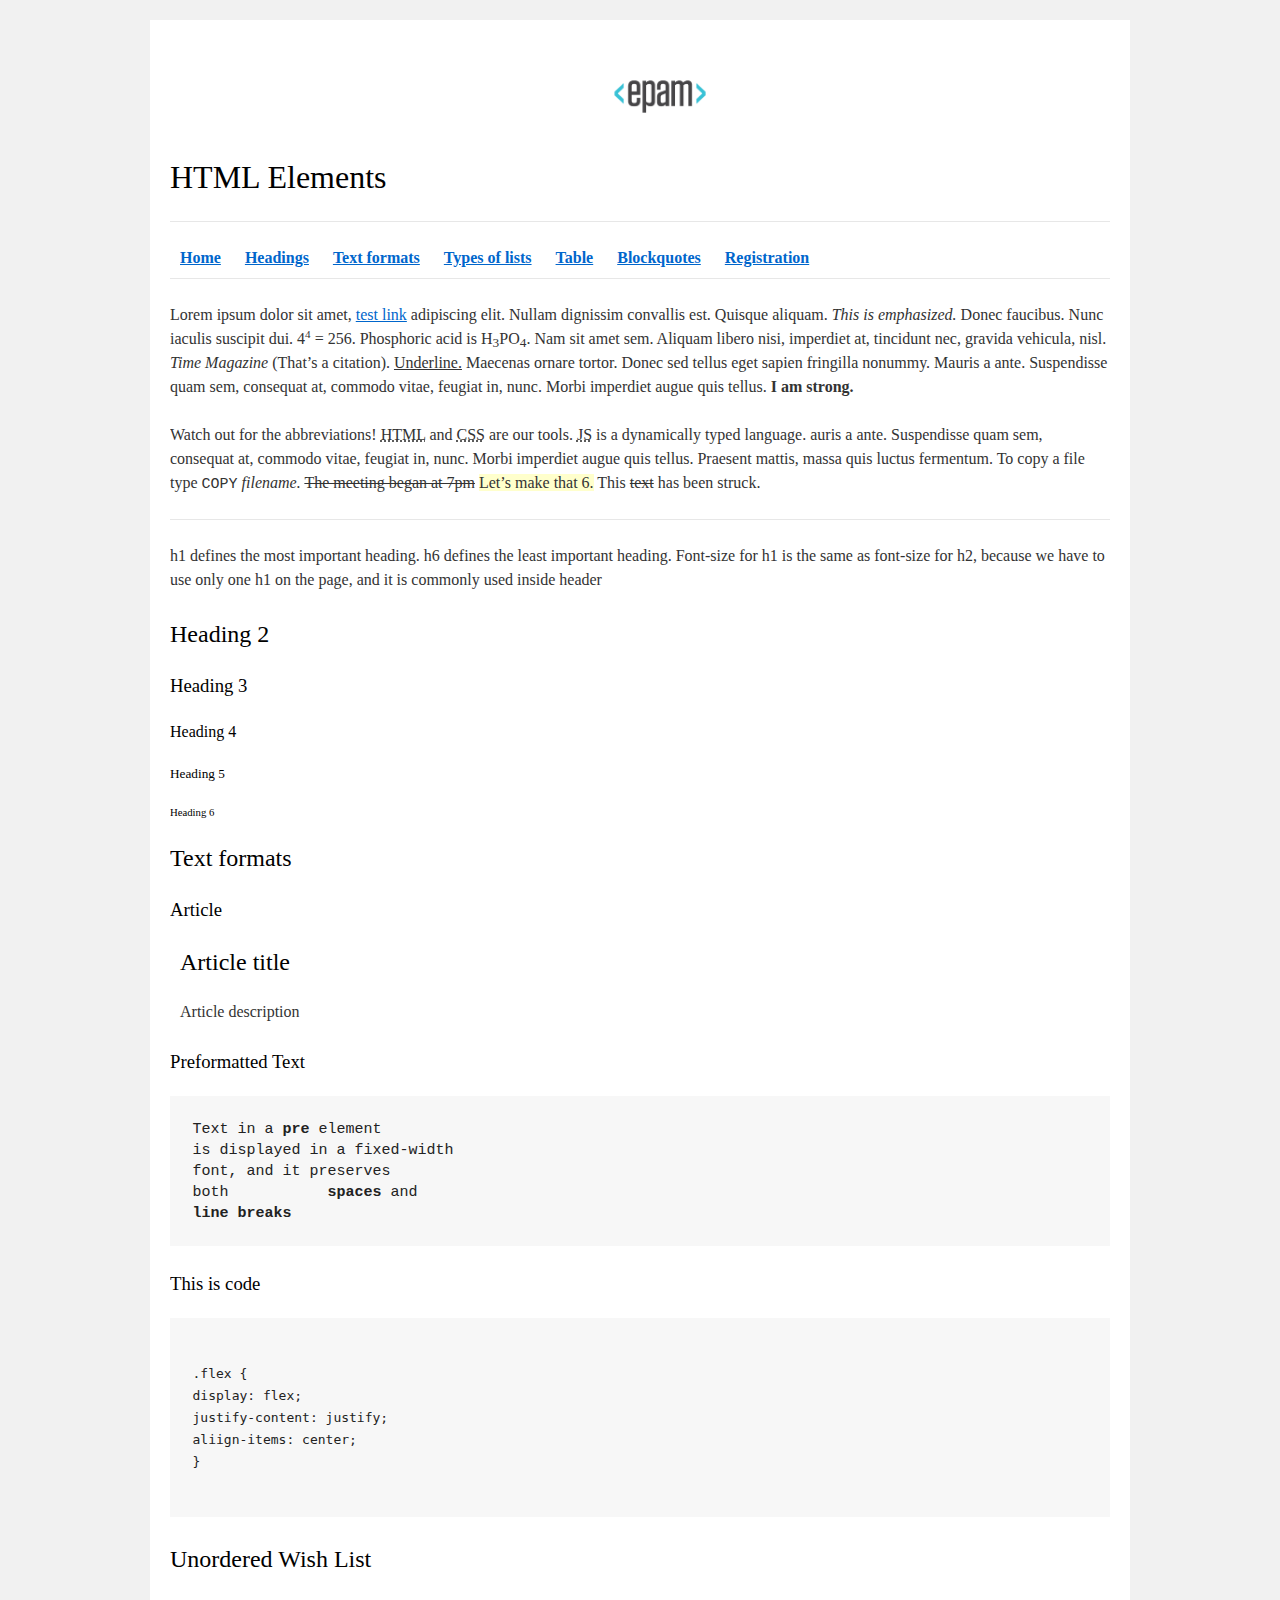
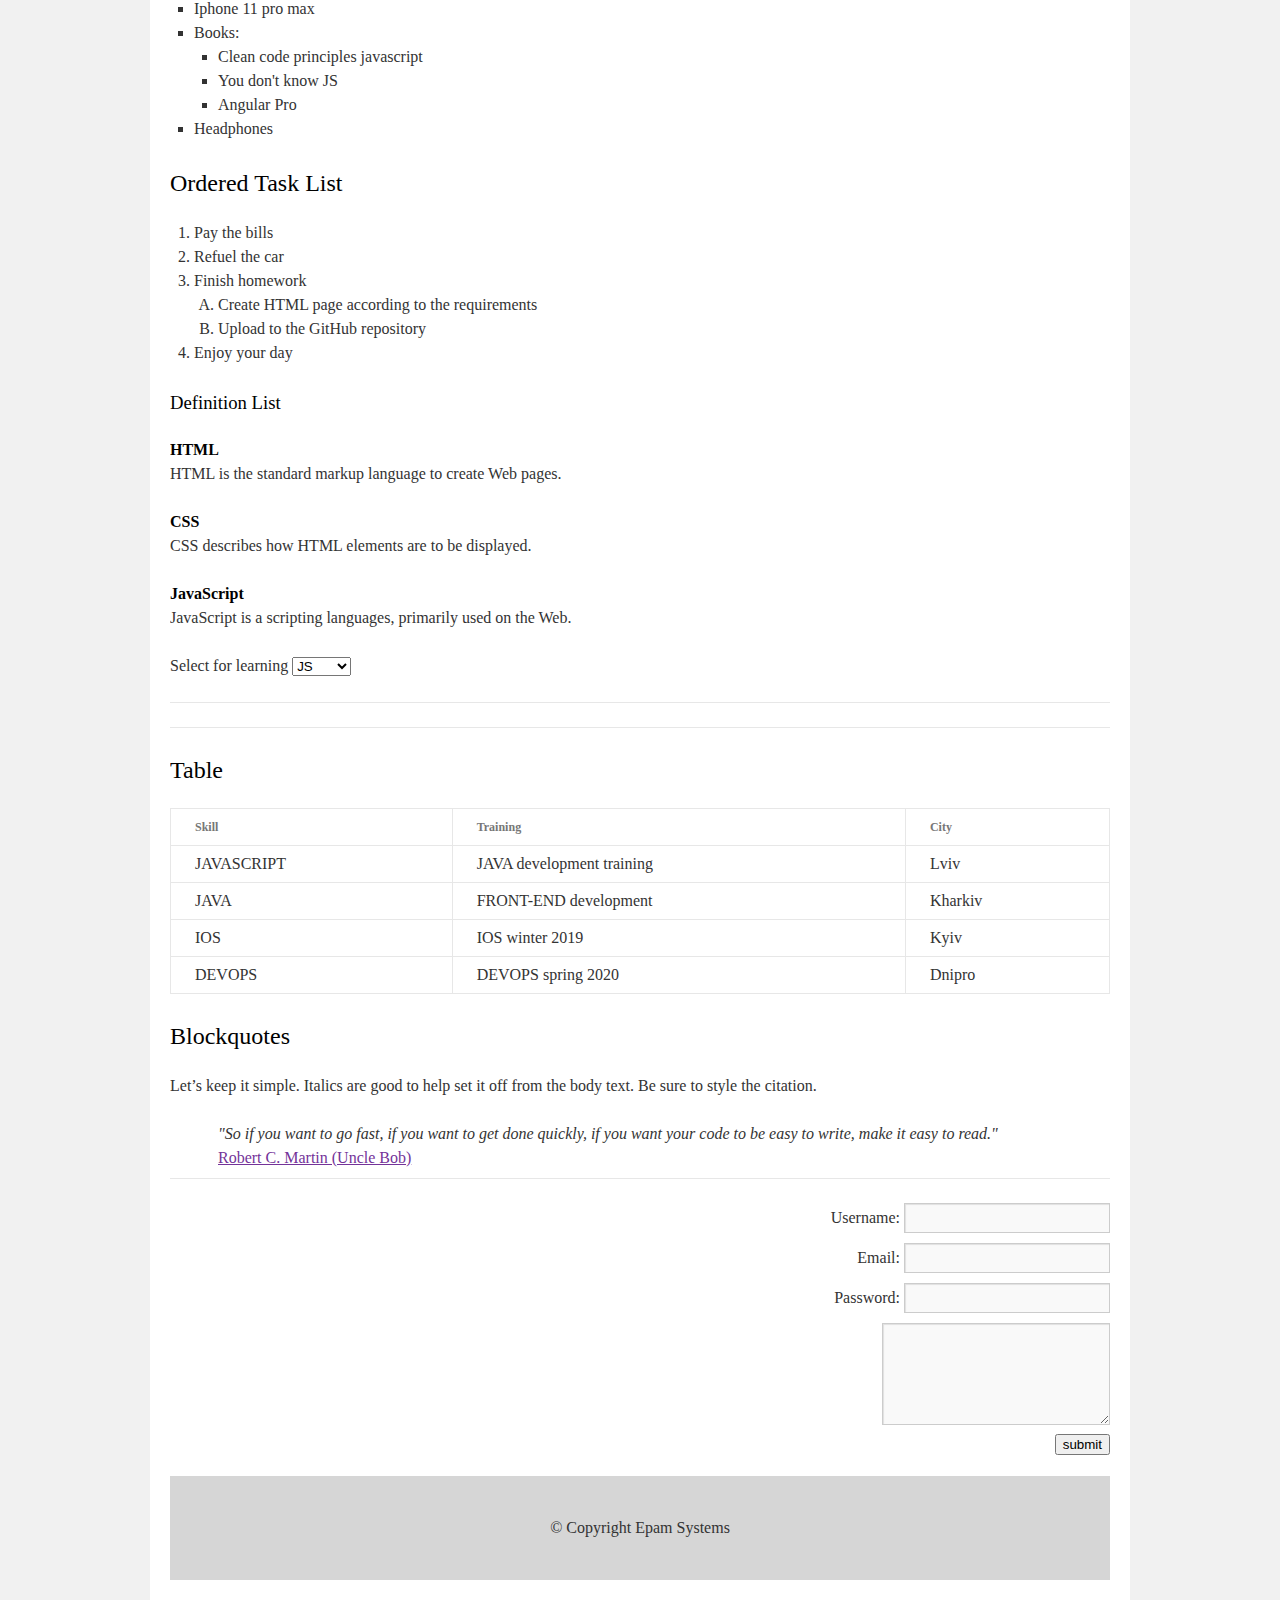
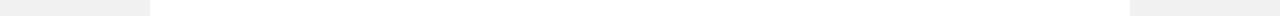
<file: FL12_HW1/homework/index.html>
<!DOCTYPE html>
<html lang="en">

<head>
    <meta charset="utf-8">
    <title>HTML Basics</title>
    <link rel="stylesheet" href="style.css"> </head>

<body>
    <div id="wrapper">
        <div id="main">
            <div id="container">
                <div id="content" role="main">
                    <header>
                        <img src="logo.png" alt="epam_logo">
                        <h1>HTML Elements</h1>
                        <hr>
                        <nav> <a href="#home"><strong>Home</strong></a> <a href="#headings"><strong>Headings</strong></a> <a href="#textFormats"><strong>Text formats</strong></a> <a href="#typesOfLists"><strong>Types of lists</strong></a> <a href="#table"><strong>Table</strong></a> <a href="#blockquotes"><strong>Blockquotes</strong></a> <a href="#registration"><strong>Registration</strong></a> </nav>
                        <hr> </header>
                    <div id="home">
                        <p>Lorem ipsum dolor sit amet, <a href="#">test link</a> adipiscing elit. Nullam dignissim convallis est. Quisque aliquam. <em>This is emphasized.</em> Donec faucibus. Nunc iaculis suscipit dui. 4<sup><small>4</small></sup> = 256. Phosphoric acid is H<sub>3</sub>PO<sub>4</sub>. Nam sit amet sem. Aliquam libero nisi, imperdiet at, tincidunt nec, gravida vehicula, nisl. <em>Time Magazine</em> (That’s a citation). <u>Underline.</u> Maecenas ornare tortor. Donec sed tellus eget sapien fringilla nonummy. Mauris a ante. Suspendisse quam sem, consequat at, commodo vitae, feugiat in, nunc. Morbi imperdiet augue quis tellus. <strong>I am strong.</strong> </p>
                        <p>Watch out for the abbreviations! <abbr title="Hyper Text Markup Language">HTML</abbr> and <abbr title="Cascading Style Sheets">CSS</abbr> are our tools. <abbr title="JavaScript">JS</abbr> is a dynamically typed language. auris a ante. Suspendisse quam sem, consequat at, commodo vitae, feugiat in, nunc. Morbi imperdiet augue quis tellus. Praesent mattis, massa quis luctus fermentum. To copy a file type <kbd>COPY</kbd> <em>filename.</em> <del>The meeting began at 7pm</del> <ins>Let’s make that 6.</ins> This <s>text</s> has been struck.</p>
                    </div>
                    <hr>
                    <div id="headings">
                        <p>h1 defines the most important heading. h6 defines the least important heading. Font-size for h1 is the same as font-size for h2, because we have to use only one h1 on the page, and it is commonly used inside header</p>
                        <h2>Heading 2</h2>
                        <h3>Heading 3</h3>
                        <h4>Heading 4</h4>
                        <h5>Heading 5</h5>
                        <h6>Heading 6</h6> </div>
                    <section>
                        <h2 id="textFormats">Text formats</h2>
                        <h3>Article</h3>
                        <article>
                            <h2>Article title</h2> <span>Article description</span></article>
                        <br>
                        <h3>Preformatted Text</h3> <pre>Text in a <strong>pre</strong> element
is displayed in a fixed-width
font, and it preserves
both           <strong>spaces</strong> and
<strong>line breaks</strong></pre>
                        <h3>This is code</h3> <pre> <code>
.flex {
display: flex;
justify-content: justify;
aliign-items: center;
}
          </code></pre> </section>
                    <section>
                        <h2 id="typesOfLists">Unordered Wish List</h2>
                        <ul>
                            <li>Iphone 11 pro max</li>
                            <li>Books:
                                <ul>
                                    <li>Clean code principles javascript</li>
                                    <li>You don't know JS</li>
                                    <li> Angular Pro</li>
                                </ul>
                            </li>
                            <li>Headphones</li>
                        </ul>
                        <h2>Ordered Task List</h2>
                        <ol>
                            <li>Pay the bills</li>
                            <li>Refuel the car</li>
                            <li>Finish homework
                                <ol>
                                    <li>Create HTML page according to the requirements</li>
                                    <li>Upload to the GitHub repository</li>
                                </ol>
                            </li>
                            <li>Enjoy your day</li>
                        </ol>
                        <h3>Definition List</h3>
                        <dl> <dt>HTML</dt>
                            <dd>HTML is the standard markup language to create Web pages.</dd> <dt>CSS</dt>
                            <dd>CSS describes how HTML elements are to be displayed.</dd> <dt>JavaScript</dt>
                            <dd>JavaScript is a scripting languages, primarily used on the Web.</dd>
                        </dl>
                        <p>Select for learning
                            <select name="skils">
                                <option value="">JS</option>
                                <option value="">HTML</option>
                                <option value="">CSS</option>
                            </select>
                        </p>
                    </section>
                    <hr>
                    <hr>
                    <section>
                        <h2 id="table">Table</h2>
                        <table>
                            <thead>
                                <tr>
                                    <th>Skill</th>
                                    <th>Training</th>
                                    <th>City</th>
                                </tr>
                            </thead>
                            <tbody>
                                <tr>
                                    <td>JAVASCRIPT</td>
                                    <td>JAVA development training</td>
                                    <td>Lviv</td>
                                </tr>
                                <tr>
                                    <td>JAVA</td>
                                    <td>FRONT-END development</td>
                                    <td>Kharkiv</td>
                                </tr>
                                <tr>
                                    <td>IOS</td>
                                    <td>IOS winter 2019</td>
                                    <td>Kyiv</td>
                                </tr>
                                <tr>
                                    <td>DEVOPS</td>
                                    <td>DEVOPS spring 2020</td>
                                    <td>Dnipro</td>
                                </tr>
                            </tbody>
                        </table>
                    </section>
                    <section>
                        <h2 id="blockquotes">Blockquotes</h2>
                        <p>Let’s keep it simple. Italics are good to help set it off from the body text. Be sure to style the citation.</p>
                        <blockquote>"So if you want to go fast, if you want to get done quickly, if you want your code to be easy to write, make it easy to read."
                            <br> <cite><a href="">Robert C. Martin (Uncle Bob)</a></cite> </blockquote>
                    </section>
                    <hr>
                    <form id="registration">
                        <label for="username">Username:</label>
                        <input type="text" id="username">
                        <br>
                        <label for="email">Email:</label>
                        <input type="email" id="email">
                        <br>
                        <label for="password">Password:</label>
                        <input type="password" id="password">
                        <br>
                        <textarea cols="23" rows="4"></textarea>
                        <br>
                        <button>submit</button>
                    </form>
                    <footer> &copy; Copyright Epam Systems </footer>
                </div>
            </div>
        </div>
    </div>
</body>

</html>
</file>
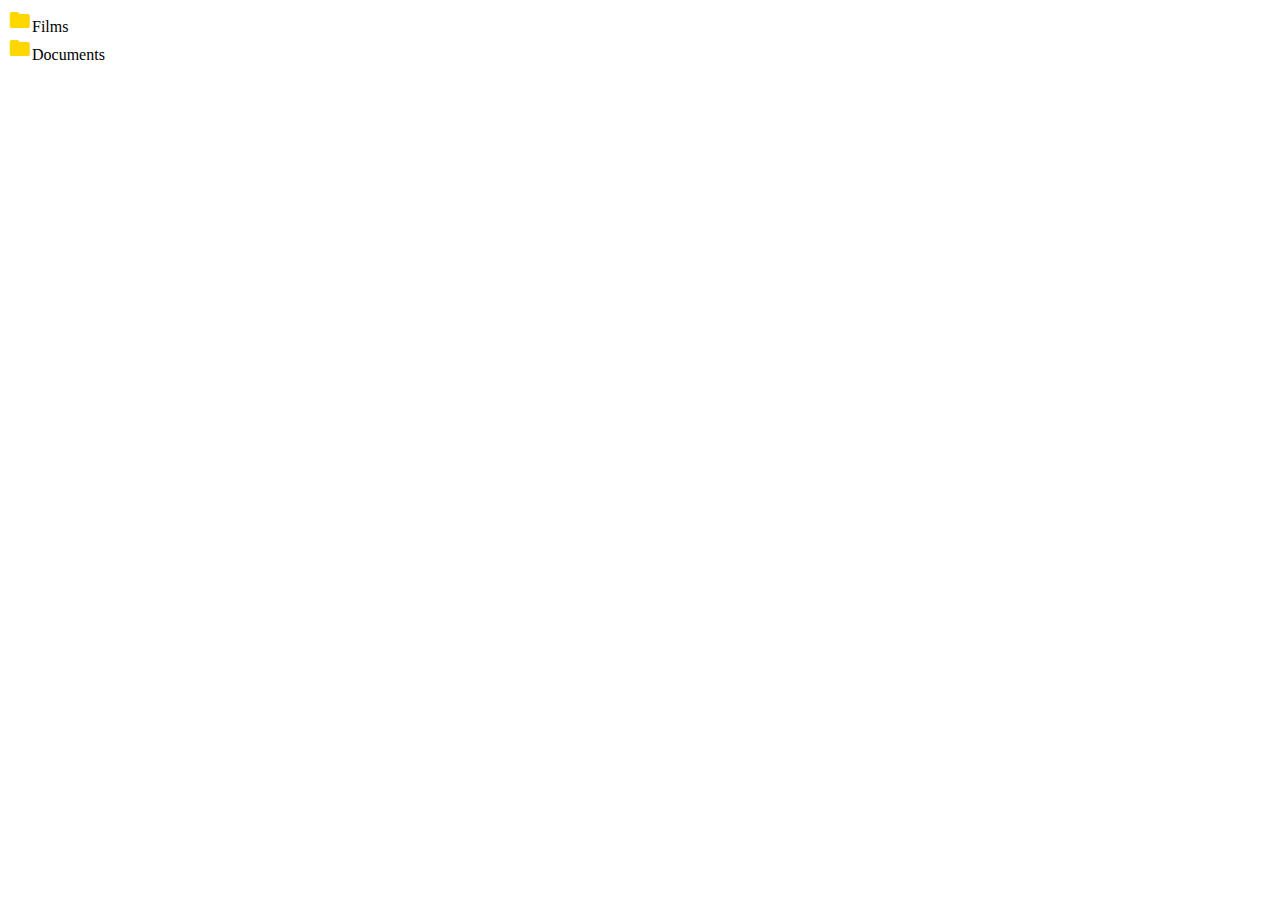
<file: FL12_HW11/homework/index.html>
<!-- DO NOT MODIFY THIS FILE -->
<!DOCTYPE html>
<html lang="en">
<head>
  <meta charset="UTF-8">
  <title>Homework 11 - DOM</title>
  <link rel="stylesheet" href="material-icons/material-icons.css">
  <link rel="stylesheet" href="styles.css">
</head>
<body>
  <div id="root">
     </div>
  <script src="app.js"></script>
</body>
</html>
</file>
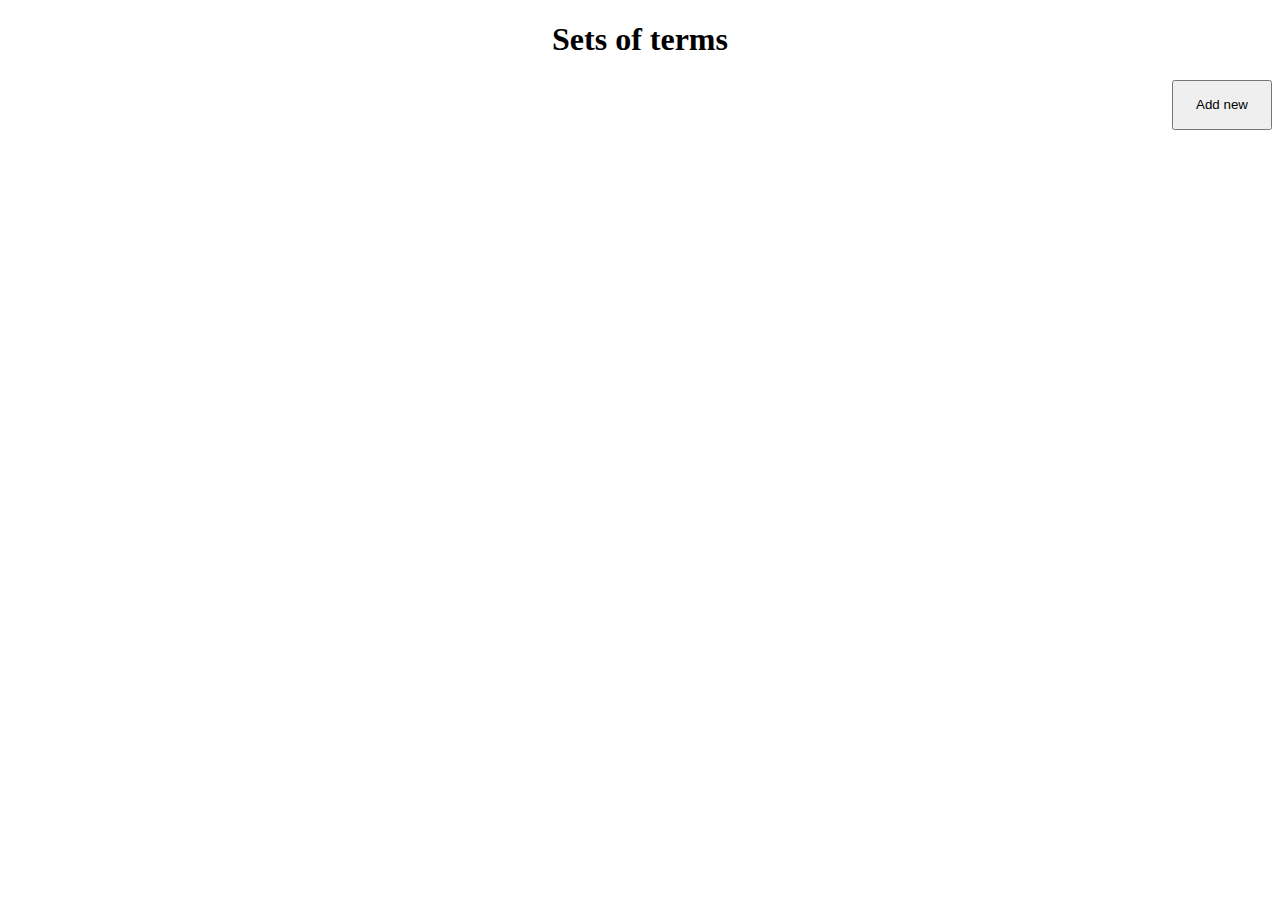
<file: FL12_HW12/homework/index.html>
<!DOCTYPE html>
<html lang="en">
<head>
  <meta charset="UTF-8">
  <title>Homework 12 - Simple TODO List</title>
  <link rel="stylesheet" href="./assets/styles.css">
</head>
<body>
  <div id="root">
    <h1>Sets of terms</h1>
    <div id="mainPage">
      <div class="mainPageWrap"><ol id="listOfTerms"></ol>
        <button id="addNew">Add new</button></div>
         </div>
    <div id="addNewPage">
      <div class="setNameWrap"> 
        <input type="text" id="setName" placeholder="Enter Set name"><button id="AddTerms">Add terms</button>
      </div>
      <div id="termDefenitionWrap">
        <input type="text" id="term" placeholder="Enter term"> <input type="text" id="termDefenition" placeholder="Enter defenition"><button id="removeButton">Remove</button>
      </div>
      <button id="saveChanges">Save Changes</button>
      <button id="cancel">Cancel</button>
     </div>
     <div id="editPage">
      <div id="EditTermDefenitionWrap">
        <input type="text" id="editTerm"> <input type="text" id="editTermDefenition"><button id="saveEditChanges">Save Changes</button><button id="editCancel">Cancel</button>
</div>
     </div>
  </div>
  <script src="./src/app.js"></script>
</body>
</html>
</file>
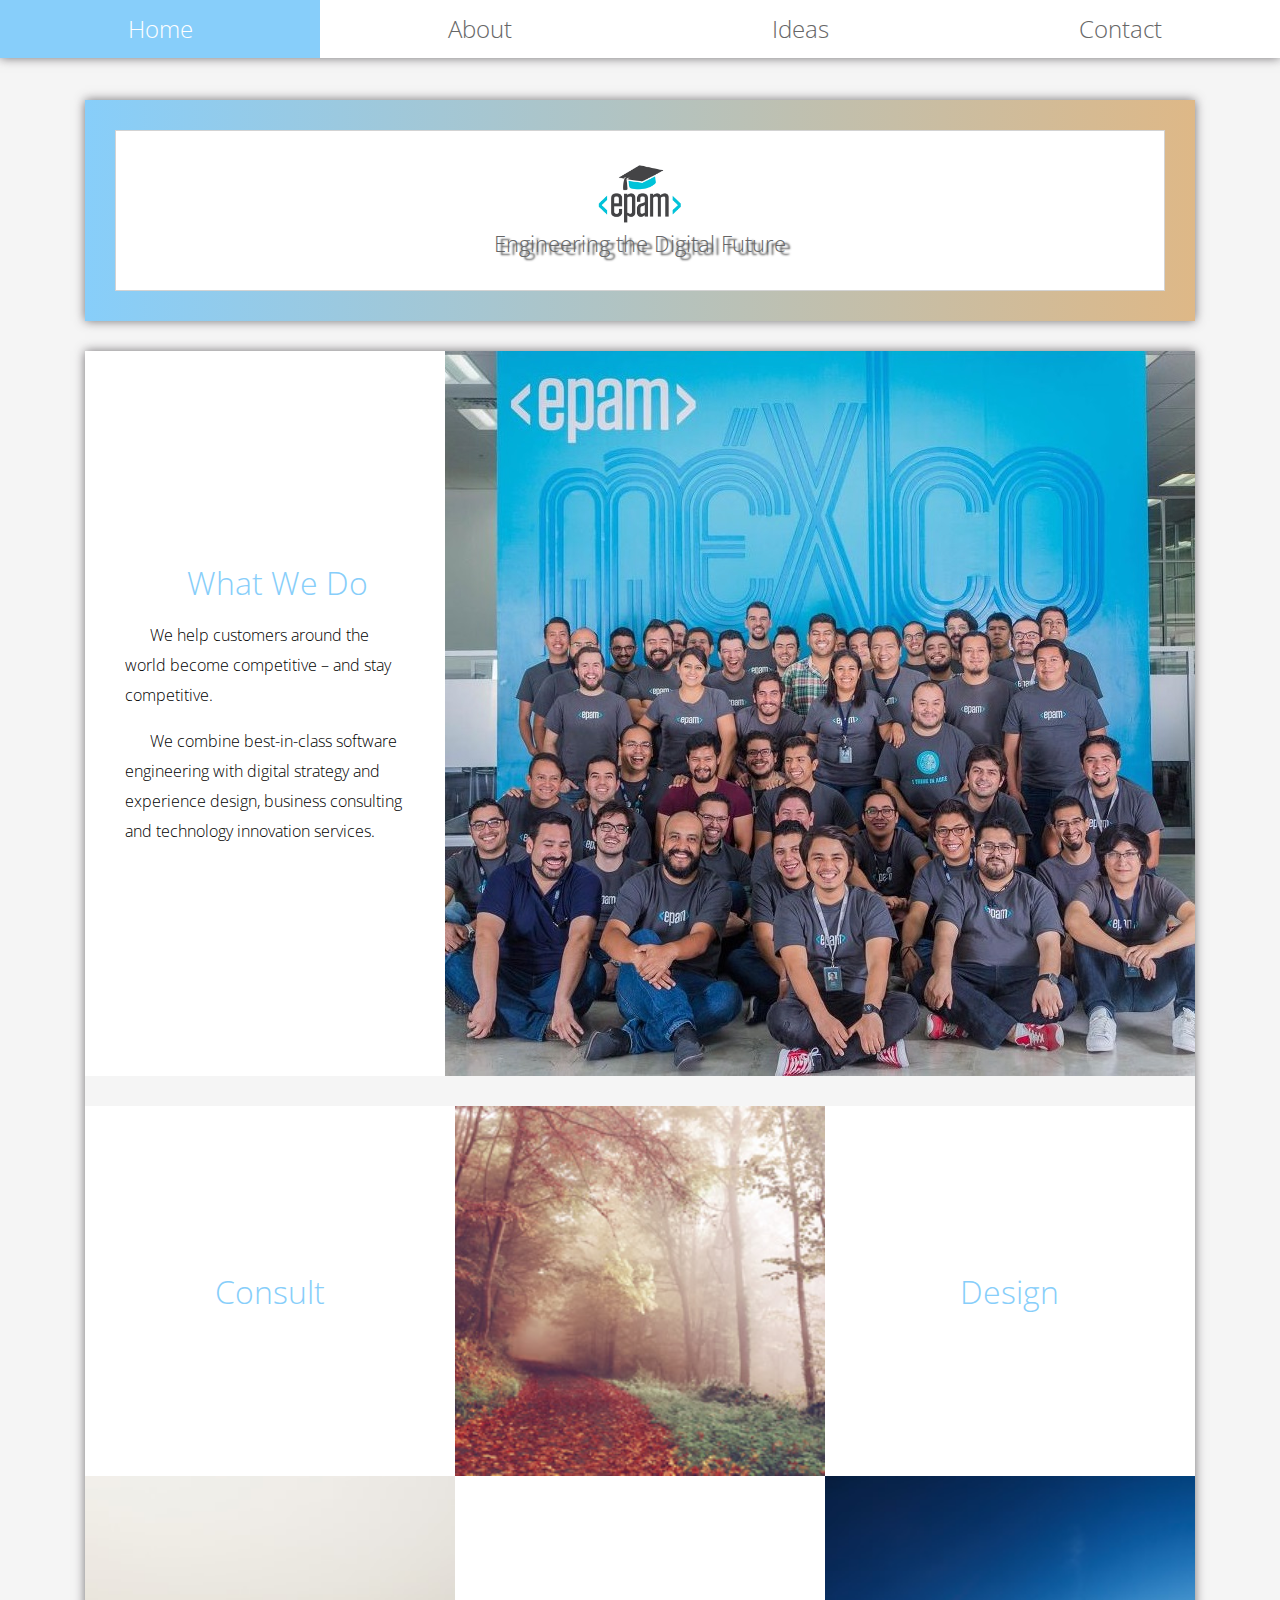
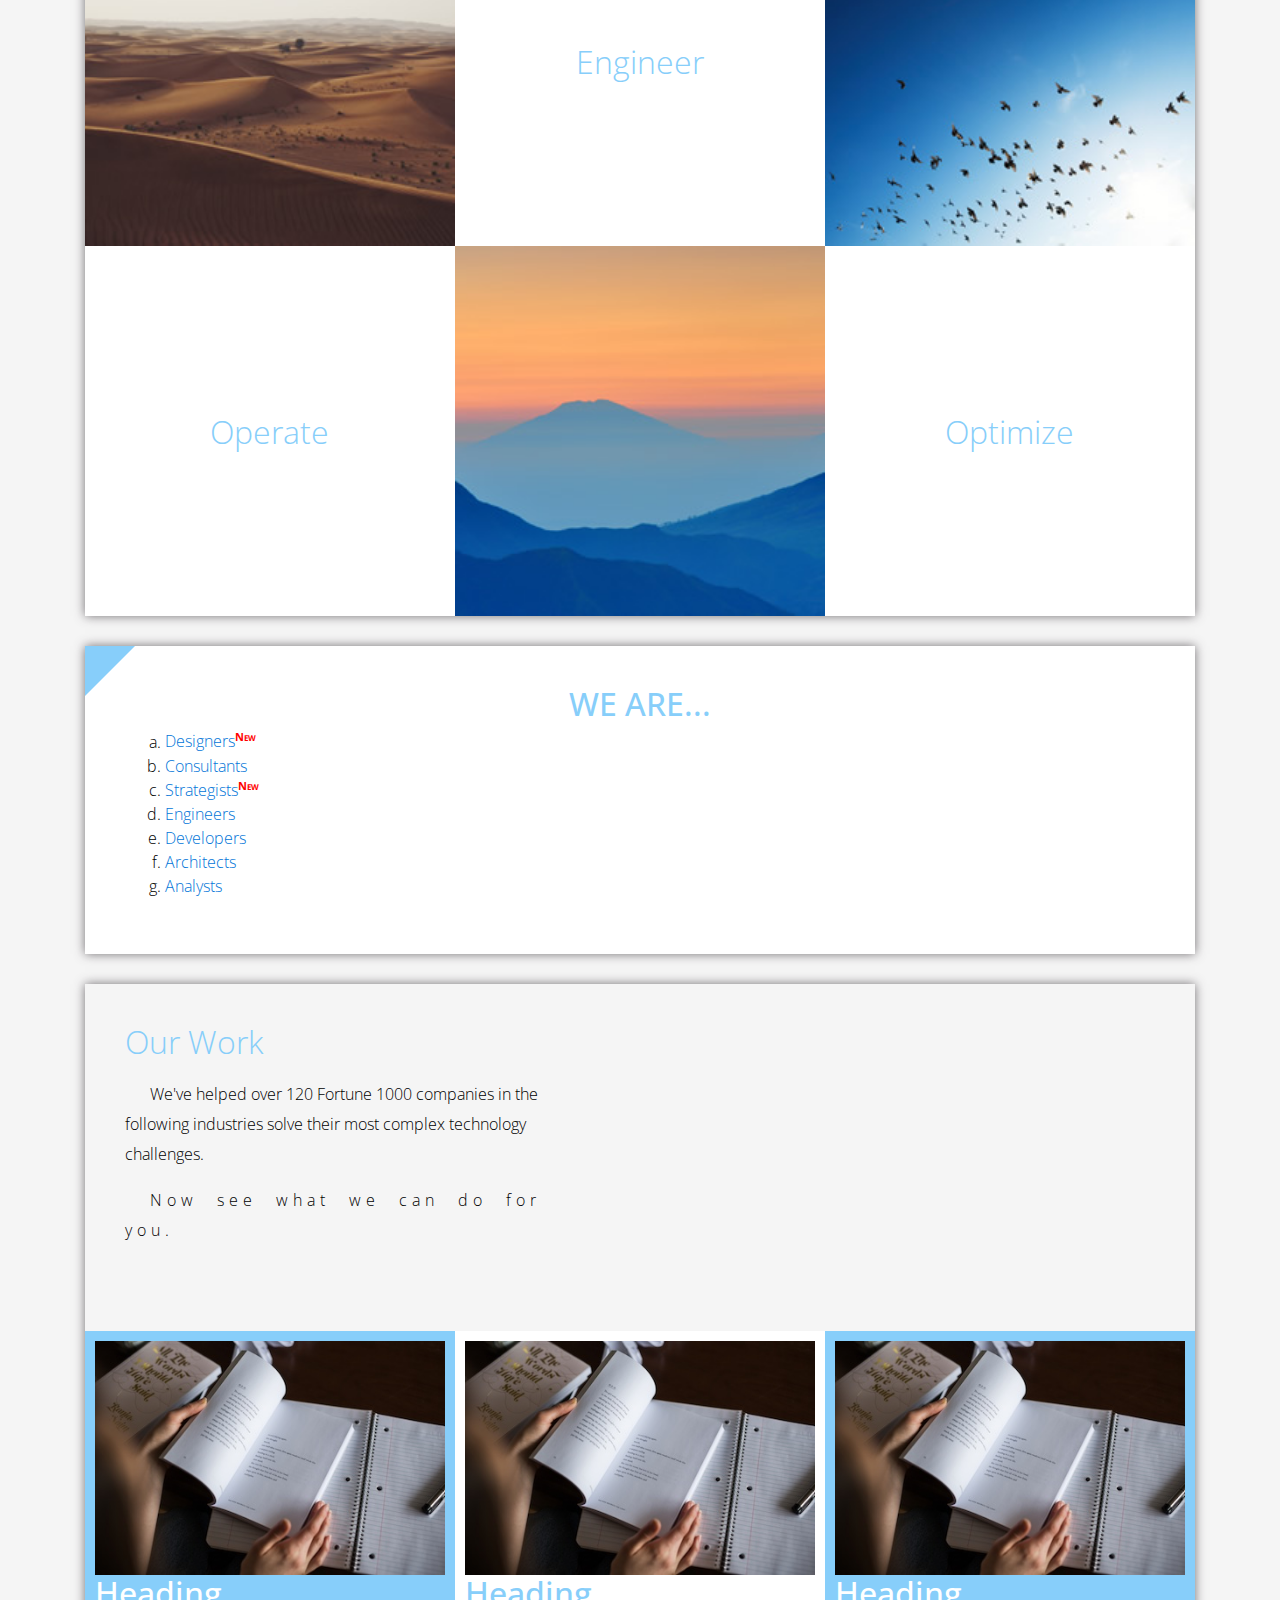
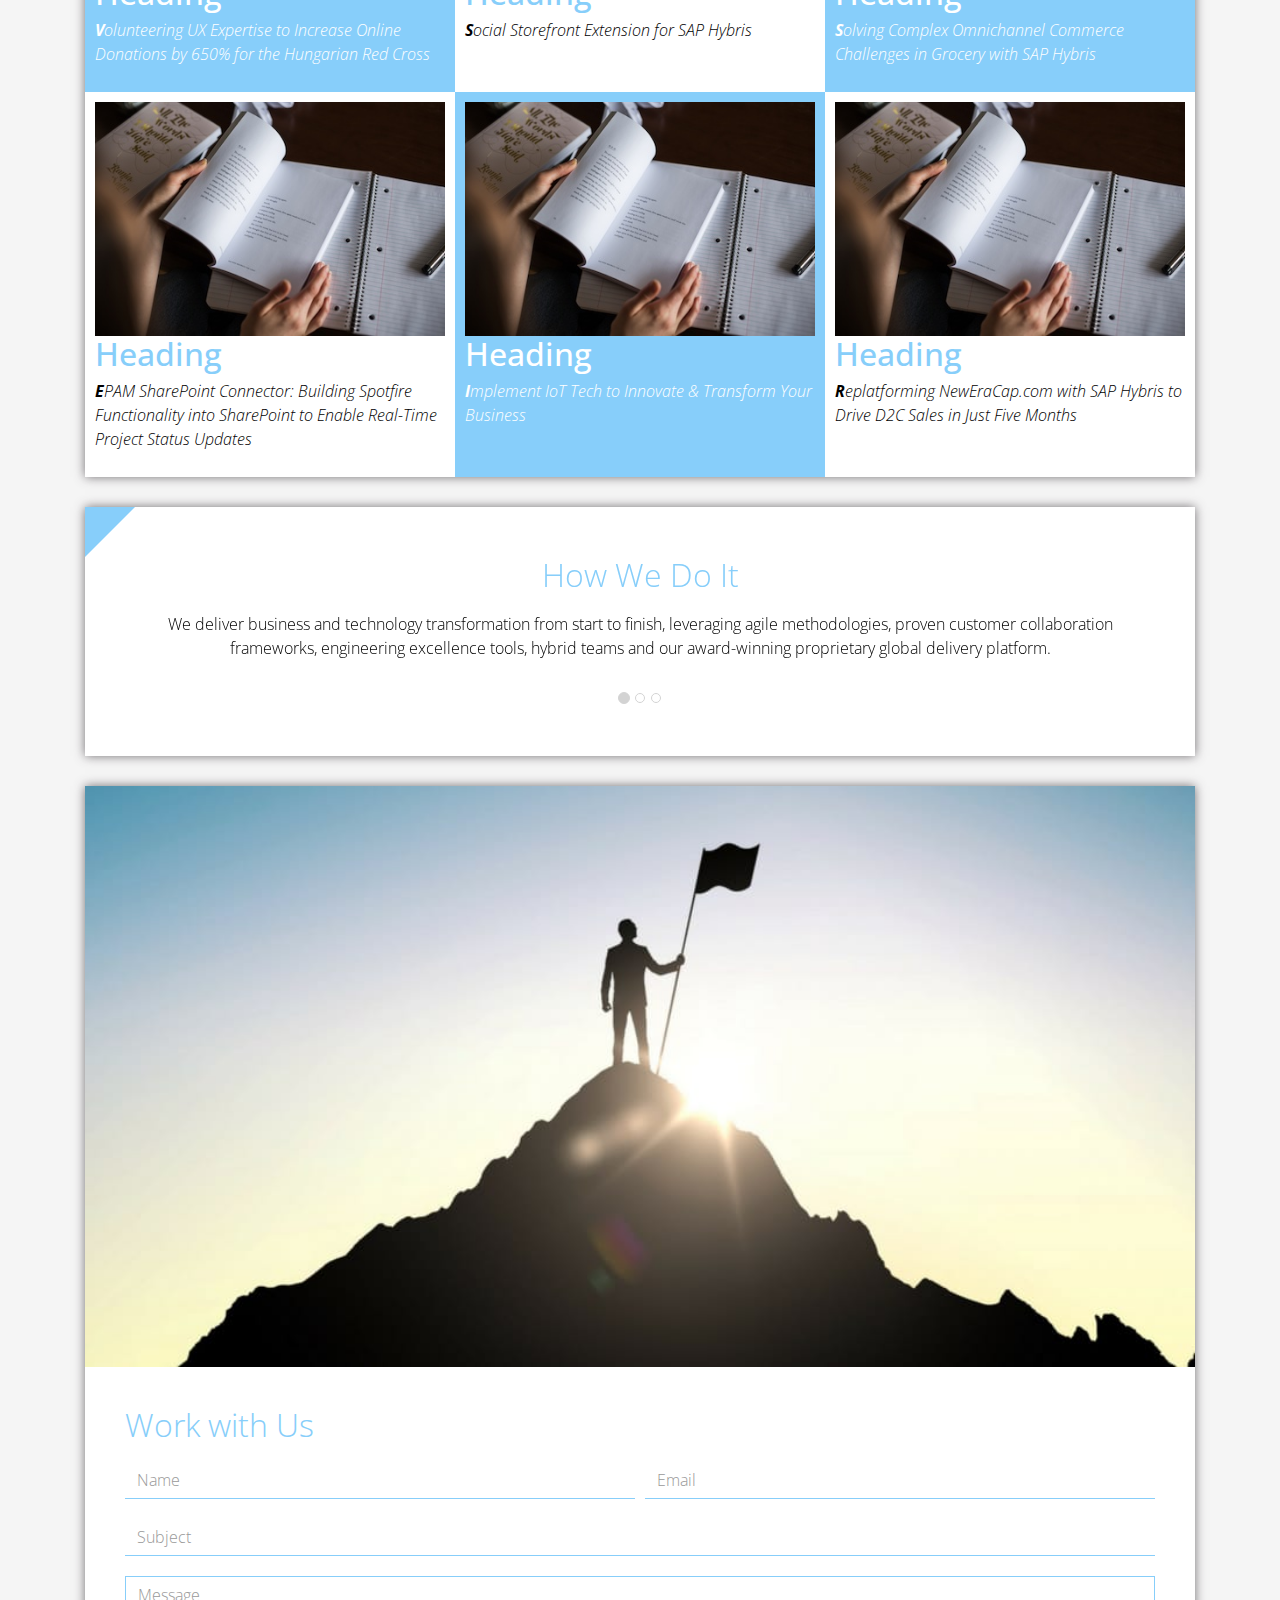
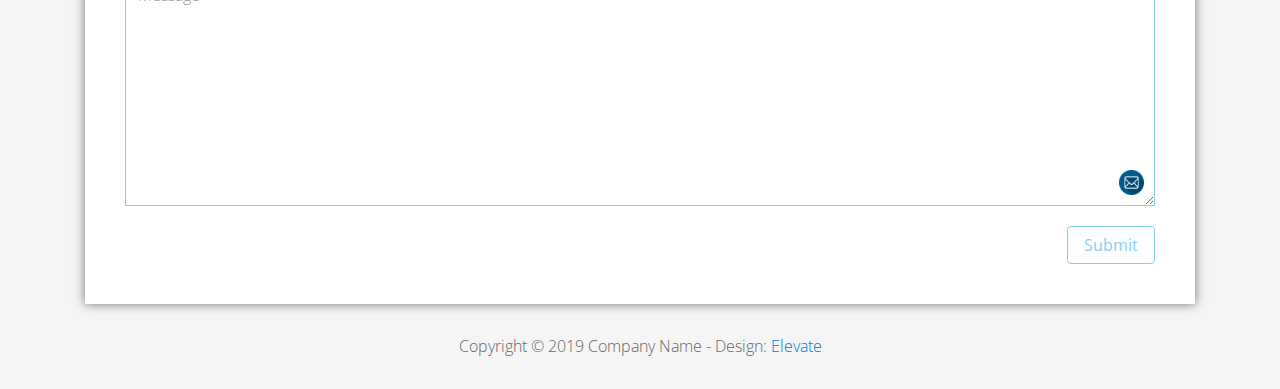
<file: FL12_HW2/homework/index.html>
<!DOCTYPE html>
<html lang="en">
<head>
  <meta charset="utf-8">
  <meta http-equiv="X-UA-Compatible" content="IE=edge">
  <meta name="viewport" content="width=device-width, initial-scale=1">

  <title>CSS Basics HW</title>



  <!-- load stylesheets -->
  <link rel="stylesheet" href="http://fonts.googleapis.com/css?family=Open+Sans:300,400">
  <!-- Google web font "Open Sans" -->
  <link rel="stylesheet" href="css/bootstrap.min.css">
  <!-- Bootstrap style -->
  <link rel="stylesheet" href="css/general.css">
  <link rel="stylesheet" href="css/style.css">
  <!-- Templatemo style -->
</head>

<body>
<div class="container">

  <div class="tm-sidebar">
    <nav class="tm-main-nav">
      <ul>
        <li class="tm-nav-item"><a href="#home" class="tm-nav-item-link">Home</a></li>
        <li class="tm-nav-item"><a href="#about" class="tm-nav-item-link">About</a></li>
        <li class="tm-nav-item"><a href="#ideas" class="tm-nav-item-link">Ideas</a></li>
        <li class="tm-nav-item"><a href="#contact" class="tm-nav-item-link">Contact</a></li>
      </ul>
    </nav>
  </div>

  <div class="tm-main-content">

    <div id="home" class="tm-content-box tm-content-header margin-b-10">
      <div class="tm-banner">
        <div class="tm-banner-inner">
          <img src="img/epam_logo.png" width="100" alt="">
          <p class="tm-banner-text">Engineering the Digital Future</p>
        </div>
      </div>
    </div>

    <section>
      <div class="tm-content-box flex-2-col">

        <div class="padding-medium flex-item tm-team-description-container flex-item">
          <h2 class="tm-section-title">What We Do</h2>
          <p class="tm-section-description">We help customers around the world become competitive – and stay competitive.</p>
          <p class="tm-section-description"> We combine best-in-class software engineering with digital strategy and experience design, business consulting and technology innovation services.</p>
        </div>
        <div class="flex-item tm-team-img">
          <img src="img/epam-mexico.jpg" alt="epam-mexico">
        </div>

      </div>

      <div id="about" class="tm-content-box">

        <ul class="boxes gallery-container">
          <li class="box box-bg">
            <h2 class="tm-section-title tm-section-title-box tm-box-bg-title">Consult</h2>
          </li>
          <li class="box">
            <a href="img/idea-large-01.jpg">
              <img src="img/idea-01.jpg" alt="Image" class="img-fluid thumbnail box-img">
            </a>
          </li>
          <li class="box box-bg">
            <h2 class="tm-section-title tm-section-title-box tm-box-bg-title">Design</h2>
          </li>
          <li class="box">
            <a href="img/idea-large-02.jpg">
              <img src="img/idea-02.jpg" alt="Image" class="img-fluid thumbnail box-img">
            </a>
          </li>
          <li class="box box-bg">
            <h2 class="tm-section-title tm-section-title-box tm-box-bg-title">Engineer</h2>
          </li>
          <li class="box">
            <a href="img/idea-large-03.jpg">
              <img src="img/idea-03.jpg" alt="Image" class="img-fluid thumbnail box-img">
            </a>
          </li>
          <li class="box box-bg">
            <h2 class="tm-section-title tm-section-title-box tm-box-bg-title">Operate</h2>
          </li>
          <li class="box">
            <a href="img/idea-large-04.jpg">
              <img src="img/idea-04.jpg" alt="Image" class="img-fluid thumbnail box-img">
            </a>
          </li>
          <li class="box box-bg">
            <h2 class="tm-section-title tm-section-title-box tm-box-bg-title">Optimize</h2>
          </li>
        </ul>

      </div>

    </section>

    <!-- slider -->
    <section class="heading tm-content-box">
      <div class="padding-medium">
        <h2> WE ARE...</h2>
        <ol>
          <li><a href="index.html" class="text">Designers</a></li>
          <li><a href="index.html">Consultants</a></li>
          <li><a href="#" class="text">Strategists</a></li>
          <li><a href="#">Engineers</a></li>
          <li><a href="#">Developers</a></li>
          <li><a href="#">Architects</a></li>
          <li><a href="#">Analysts</a></li>
        </ol>
      </div>
    </section>

    <section class="blocks">
      <div class="padding-medium flex-item tm-team-description-container">
        <h2 class="tm-section-title">Our Work</h2>
        <p class="tm-section-description">We've helped over 120 Fortune 1000 companies in the following industries solve their most complex technology challenges. </p>
        <p class="tm-section-description"> Now see what we can do for you.</p>
      </div>
      <div class="tm-content-box flex-2-col">
      </div>
      <div  class="tm-content-box">
        <ul class="boxes gallery-container">
          <li class="box box-work">
            <img src="img/study.jpeg" alt="Image" class="img-fluid">
            <div>
              <h2>Heading</h2>
              <p>Volunteering UX Expertise to Increase Online Donations by 650% for the Hungarian Red Cross</p>
            </div>
          </li>
          <li class="box box-work">
            <img src="img/study.jpeg" alt="Image" class="img-fluid">
            <div>
              <h2>Heading</h2>
              <p>Social Storefront Extension for SAP Hybris</p>
            </div>
          </li>
          <li class="box box-work">
            <img src="img/study.jpeg" alt="Image" class="img-fluid">
            <div>
              <h2>Heading</h2>
              <p>Solving Complex Omnichannel Commerce Challenges in Grocery with SAP Hybris</p>
            </div>
          </li>
          <li class="box box-work">
            <img src="img/study.jpeg" alt="Image" class="img-fluid">
            <div>
              <h2>Heading</h2>
              <p>EPAM SharePoint Connector: Building Spotfire Functionality into SharePoint to Enable Real-Time Project Status Updates</p>
            </div>
          </li>
          <li class="box box-work">
            <img src="img/study.jpeg" alt="Image" class="img-fluid">
            <div>
              <h2>Heading</h2>
              <p>Implement IoT Tech to Innovate &amp; Transform Your Business</p>
            </div>
          </li>
          <li class="box box-work">
            <img src="img/study.jpeg" alt="Image" class="img-fluid">
            <div>
              <h2>Heading</h2>
              <p>Replatforming NewEraCap.com with SAP Hybris to Drive D2C Sales in Just Five Months</p>
            </div>
          </li>
        </ul>

      </div>
    </section>

    <section id="ideas">
      <div id="tmCarousel" class="carousel slide tm-content-box" data-ride="carousel">

        <ol class="carousel-indicators">
          <li data-target="#tmCarousel" data-slide-to="0" class="active"></li>
          <li data-target="#tmCarousel" data-slide-to="1" class=""></li>
          <li data-target="#tmCarousel" data-slide-to="2" class=""></li>
        </ol>

        <div class="carousel-inner" role="listbox">

          <div class="carousel-item active">
            <div class="carousel-content">
              <div class="flex-item">
                <h2 class="tm-section-title">How We Do It</h2>
                <p class="tm-section-description carousel-description">We deliver business and technology transformation from start to finish, leveraging agile methodologies, proven customer collaboration frameworks, engineering excellence tools, hybrid teams and our award-winning proprietary global delivery platform.</p>
              </div>
            </div>
          </div>

          <div class="carousel-item">
            <div class="carousel-content">
              <div class="flex-item">
                <h2 class="tm-section-title">Our Clients</h2>
                <p class="tm-section-description carousel-description">Lorem ipsum dolor sit amet,
                  consectetur adipiscing elit. Quisque vel nisi pharetra nibh varius pharetra ac
                  sagittis nisi. Etiam pharetra vestibulum hendrerit. Pellentesque interdum metus
                  sed massa rutrum.</p>
              </div>
            </div>
          </div>

          <div class="carousel-item">
            <div class="carousel-content">
              <div class="flex-item">
                <h2 class="tm-section-title">Our Projects</h2>
                <p class="tm-section-description carousel-description">Donec ex libero, fringilla
                  vitae purus sit amet, rhoncus pharetra lorem. Pellentesque id sem id lacus
                  ultricies vehicula. Aliquam rutrum mi non. Pellentesque interdum metus sed massa
                  rutrum.</p>
              </div>
            </div>
          </div>

        </div>

      </div>
    </section>

    <section class="tm-content-box">
      <img src="img/contact-us.jpg" alt="Contact image" class="img-fluid img-contact-us">

      <div id="contact" class="padding-medium">
        <h2 class="tm-section-title">Work with Us</h2>
        <form action="#contact" method="get" class="contact-form">

          <div class="form-group col-xs-12 col-sm-12 col-md-6 col-lg-6 form-group-2-col-left">
            <input type="text" id="contact_name" name="contact_name" class="form-control"
                   placeholder="Name" required/>
          </div>
          <div class="form-group col-xs-12 col-sm-12 col-md-6 col-lg-6 form-group-2-col-right mandatory-field">
            <input type="email" id="contact_email" name="contact_email" class="form-control"
                   placeholder="Email" required/>
          </div>
          <div class="form-group">
            <input type="text" id="contact_subject" name="contact_subject" class="form-control"
                   placeholder="Subject" required/>
          </div>
          <div class="form-group">
            <textarea id="contact_message" name="contact_message" class="form-control" rows="9"
                      placeholder="Message" required></textarea>
          </div>

          <button type="submit" class="btn btn-primary submit-btn">Submit</button>

        </form>
      </div>
    </section>

    <footer class="tm-footer">
      <p class="text-xs-center">Copyright &copy; 2019 Company Name

        - Design: <a rel="nofollow" href="http://www.templatemo.com/tm-481-elevate"
                     target="_parent">Elevate</a></p>
    </footer>

  </div>

</div>

</body>
</html>
</file>
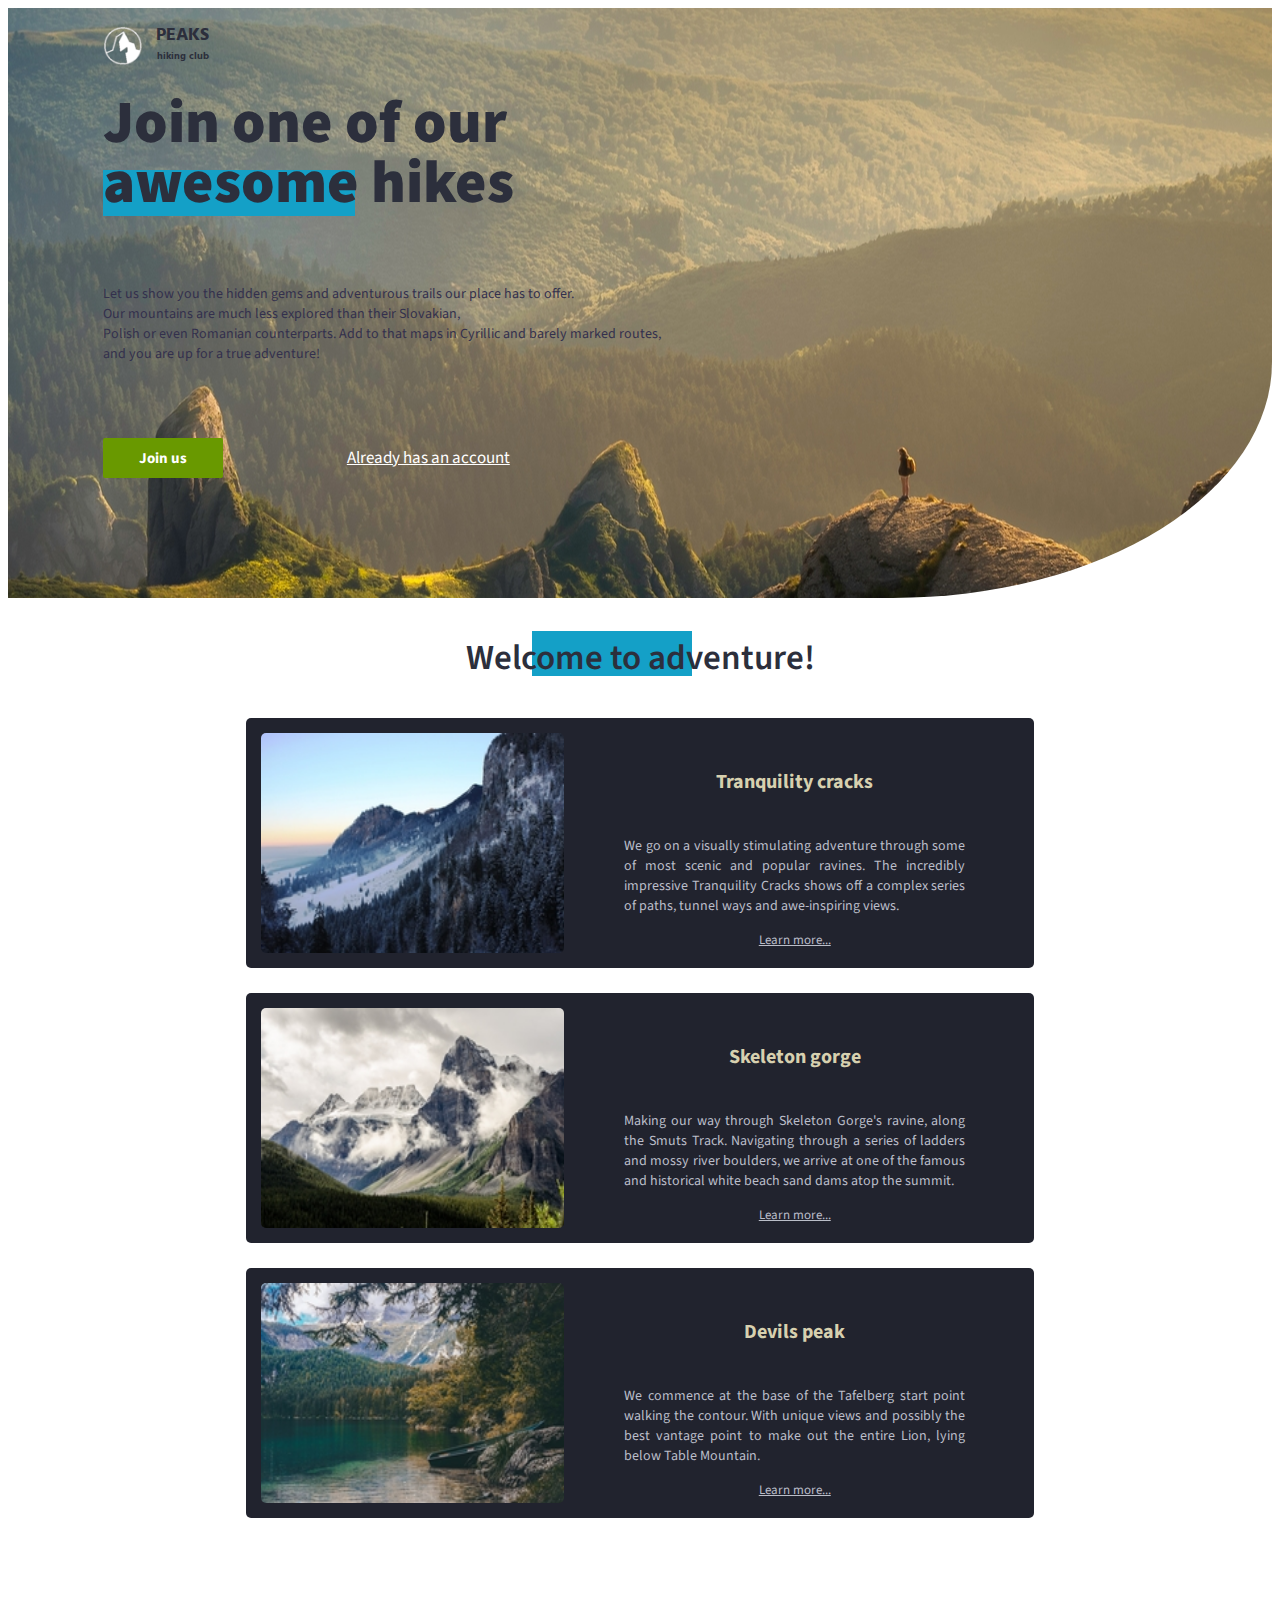
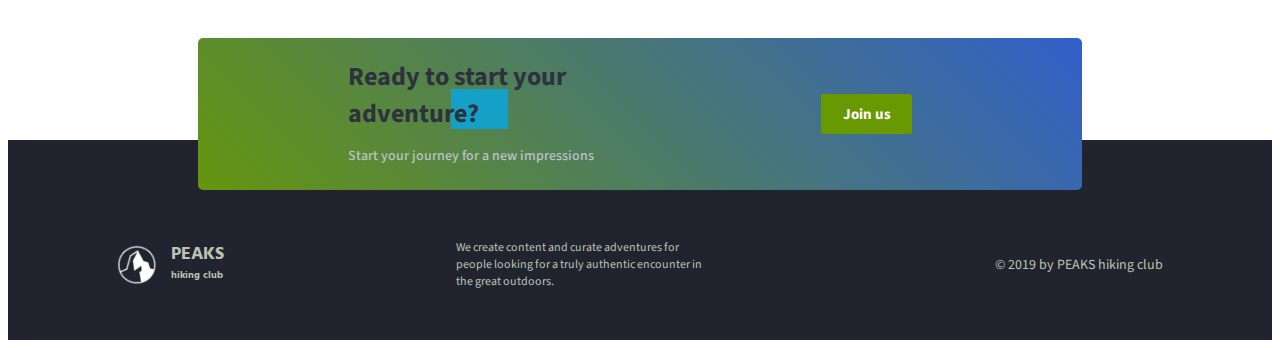
<file: FL12_HW3/homework/index.html>
<!DOCTYPE html>
<html lang="en">

<head>
    <meta charset="UTF-8">
    <meta name="viewport" content="width=device-width, initial-scale=1.0">
    <meta http-equiv="X-UA-Compatible" content="ie=edge">
    <link href="https://fonts.googleapis.com/css?family=Hind:400,600%7CSource+Sans+Pro:400,600,700%7CFresca"
          rel="stylesheet"/>

    <!-- Styles should be switched here: -->

    <link rel="stylesheet" type="text/css" href="css/style1.css">
        <!-- <link rel="stylesheet" type="text/css" href="css/style2.css"> -->

    <title>PEAKS hiking club</title>
</head>

<body>
<header class="header">
    <div class="header-wrap">
        <div class="landing-logo">
            <img src="img/m-logo.png" alt="logo"/>
            <p>PEAKS<span>hiking club</span></p>
        </div>
        <p class="header_heading">
            Join one of our awesome hikes
        </p>
        <p class="header_text">
            Let us show you the hidden gems and adventurous trails our place has to offer.
            Our mountains are much less explored than their Slovakian,
            Polish or even Romanian counterparts. Add to that maps in Cyrillic and barely marked routes,
            and you are up for a true adventure!
        </p>
        <div>
            <button class="header_button">Join us</button>
            <a href="#" class="login">Already has an account</a>
        </div>
    </div>
</header>
<main class="section">
    <p class="section_text">
        Welcome to adventure!
    </p>
    <div class="section_card_wrap">
        <div class="section_card">
            <img class="section_card_img"
                 src="img/m-1.jpg"
                 alt="experts"/>
            <div class="section_card_right_container">
                <p class="section_card_heading">
                    Tranquility cracks
                </p>
                <p class="section_card_text">
                    We go on a visually stimulating adventure through some of most scenic and popular ravines.
                    The incredibly impressive Tranquility Cracks shows off a complex series of paths, tunnel ways and
                    awe-inspiring views.
                </p>
                <a href="#" class="section_link">Learn more...</a>
            </div>
        </div>
        <div class="section_card">
            <img class="section_card_img"
                 src="img/m-2.jpg"
                 alt="content formats"/>
            <div class="section_card_right_container">
                <p class="section_card_heading">
                    Skeleton gorge
                </p>
                <p class="section_card_text">
                    Making our way through Skeleton Gorge's ravine, along the Smuts Track.
                    Navigating through a series of ladders and mossy river boulders, we arrive at one of the famous and
                    historical white beach sand dams atop the summit.
                </p>
                <a href="#" class="section_link">Learn more...</a>
            </div>
        </div>
        <div class="section_card">
            <img class="section_card_img"
                 src="img/m-3.jpg"
                 alt="certificate"/>
            <div class="section_card_right_container">
                <p class="section_card_heading">
                    Devils peak
                </p>
                <p class="section_card_text">
                    We commence at the base of the Tafelberg start point walking the contour.
                    With unique views and possibly the best vantage point to make out the entire Lion, lying below Table
                    Mountain.
                </p>
                <a href="#" class="section_link">Learn more...</a>
            </div>
        </div>
    </div>
    <div class="section_banner">
        <div class="section_banner_text_wrap">
            <p class="section_banner_heading">
                Ready to start your adventure?
            </p>
            <p class="section_banner_text">
                Start your journey for a new impressions
            </p>
        </div>
        <button class="section_banner_button">Join us</button>
    </div>
</main>
<footer class="footer">
    <div class="footer-wrap">
        <div class="footer_logo landing-logo">
            <img src="img/m-logo.png" alt="logo"/>
            <p>PEAKS<span>hiking club</span></p>
        </div>
        <p class="footer_text">
            We create content and curate adventures for people looking for a truly authentic encounter in the great
            outdoors.
        </p>
        <span class="footer-cr">
          &copy; 2019 by PEAKS hiking club
        </span>
    </div>
</footer>
</body>

</html>
</file>
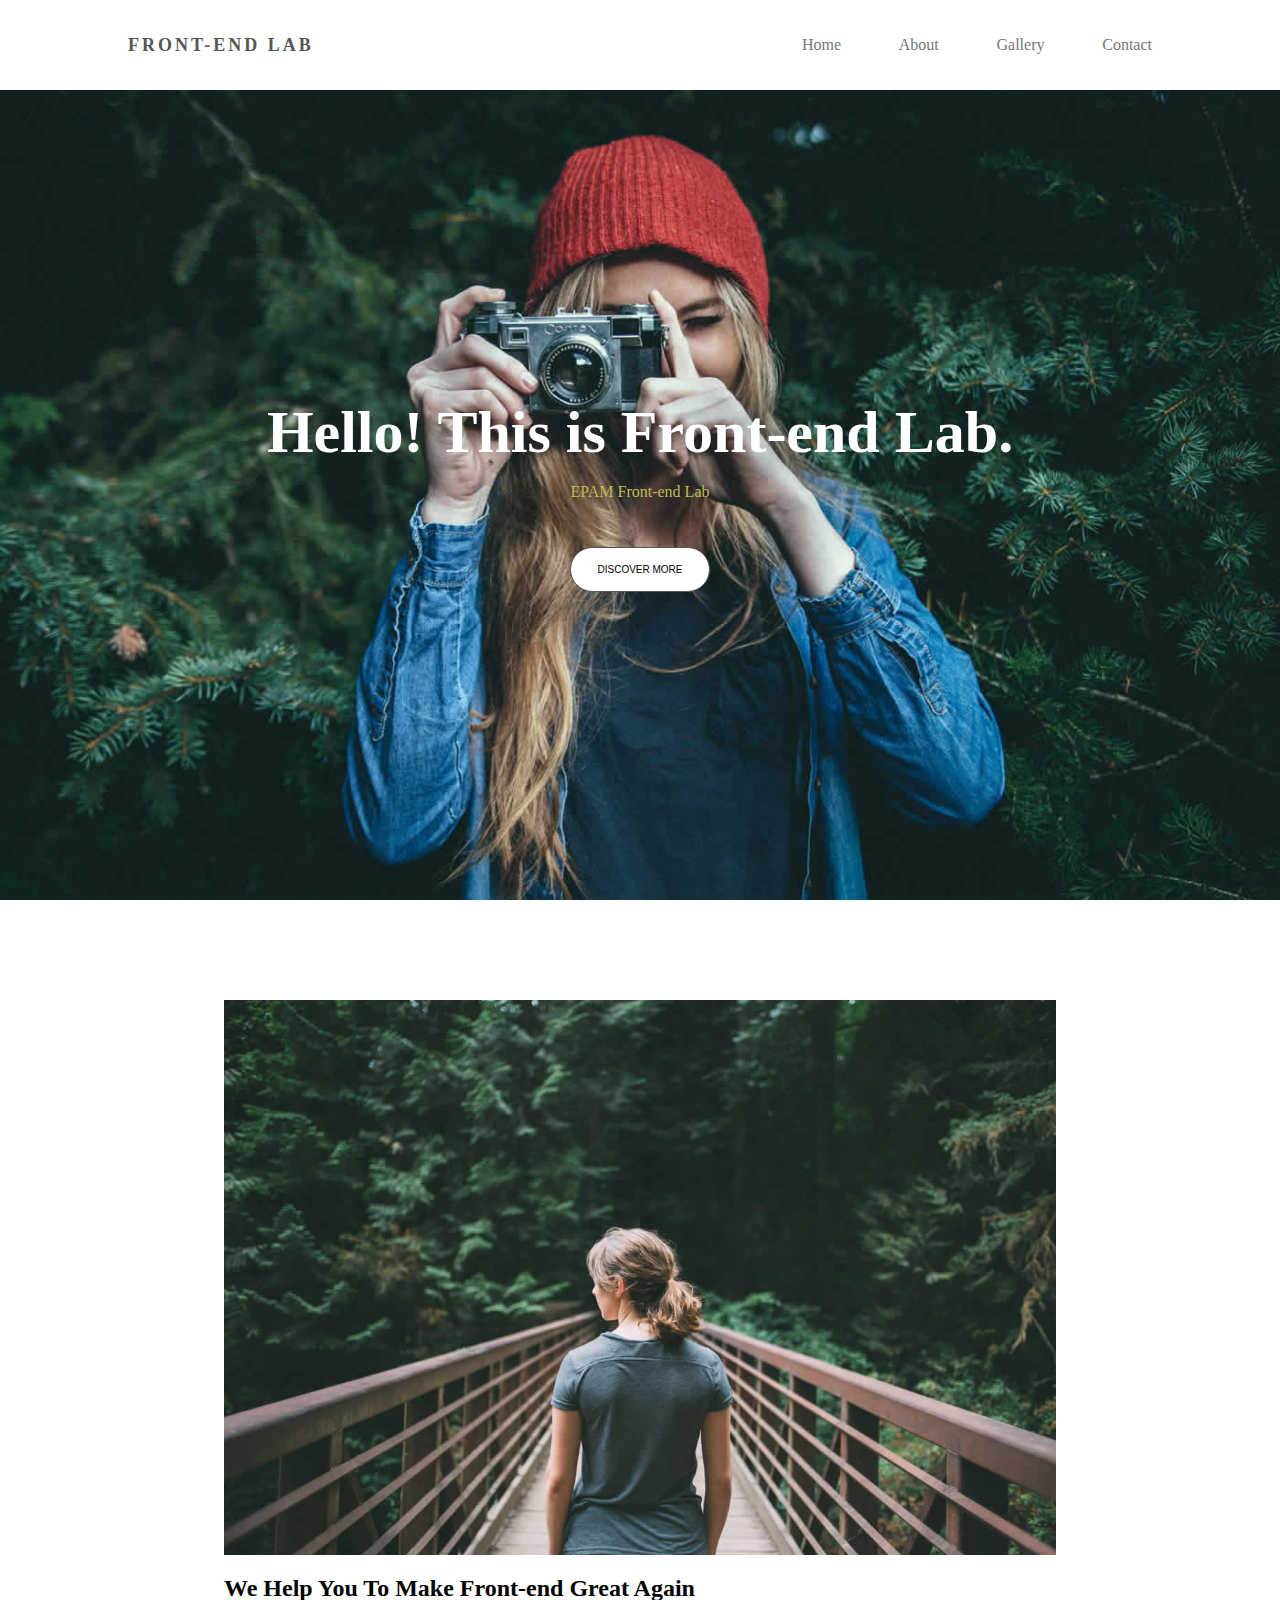
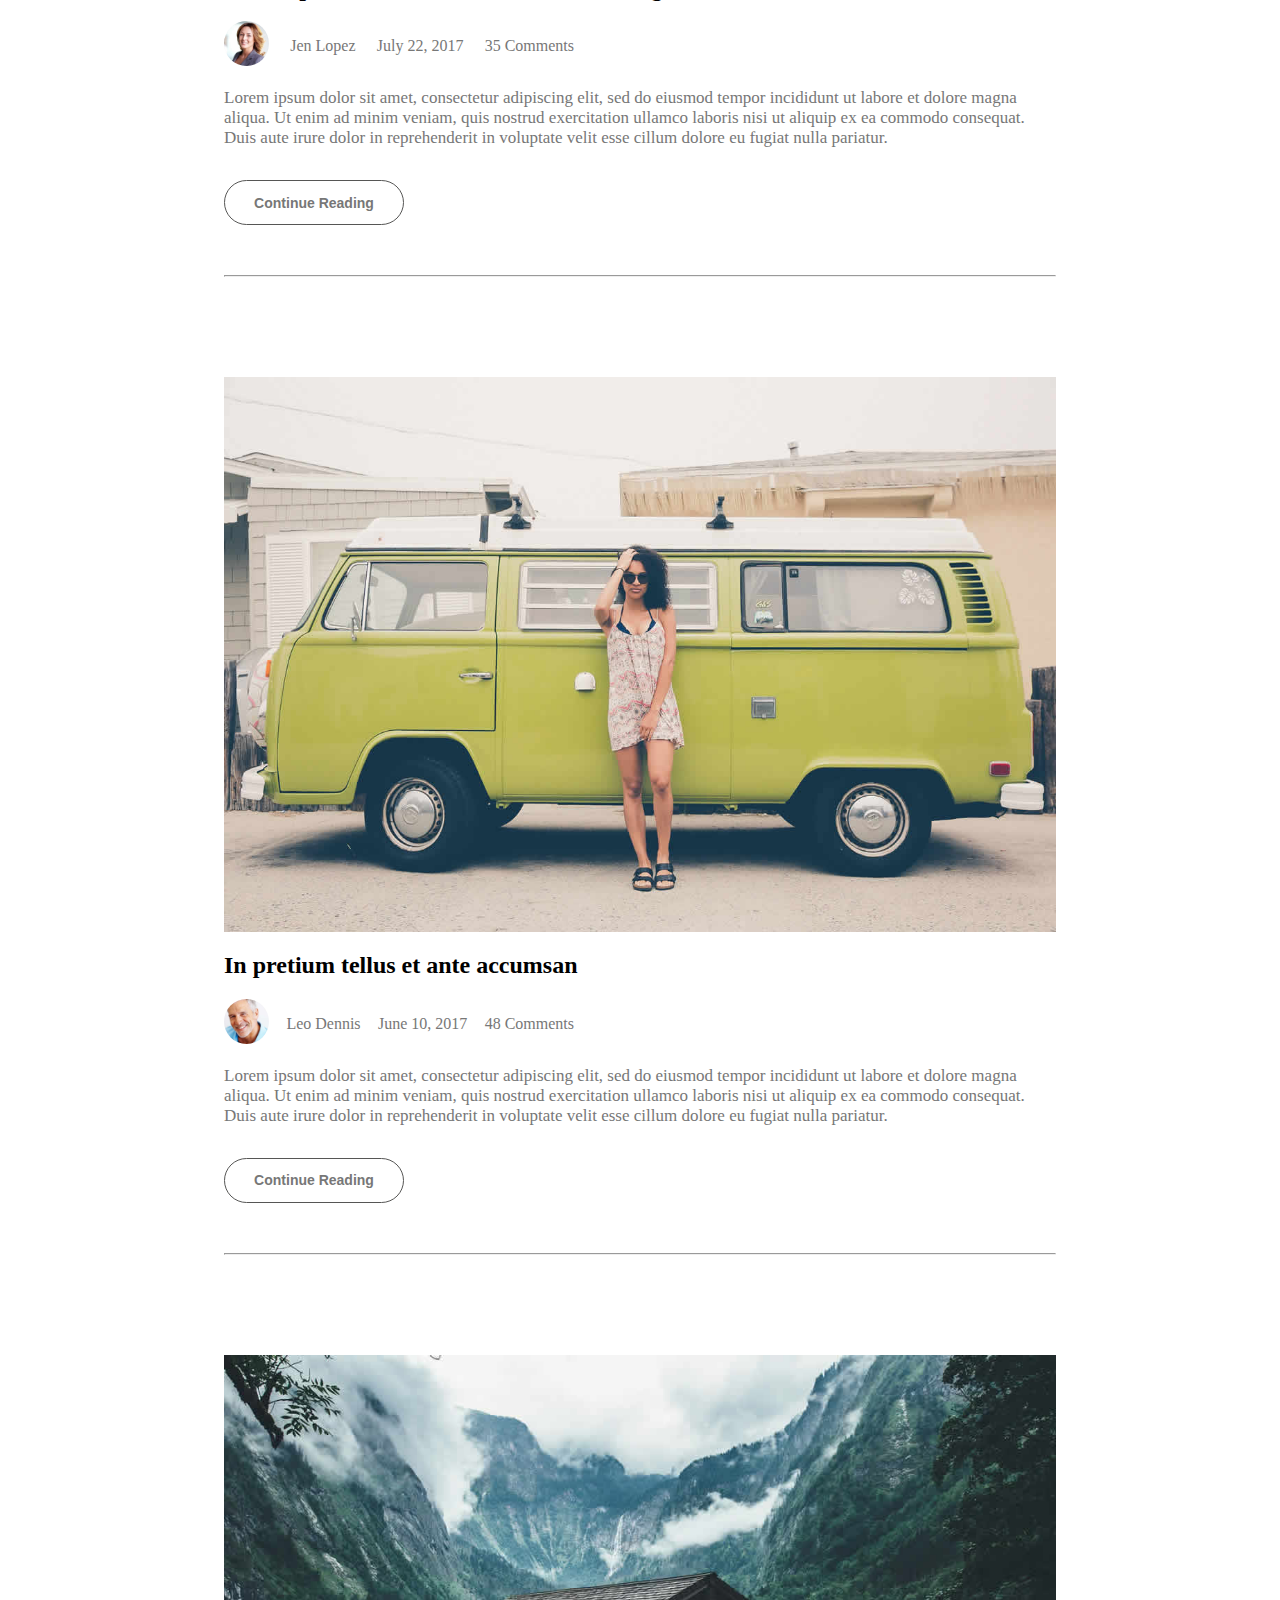
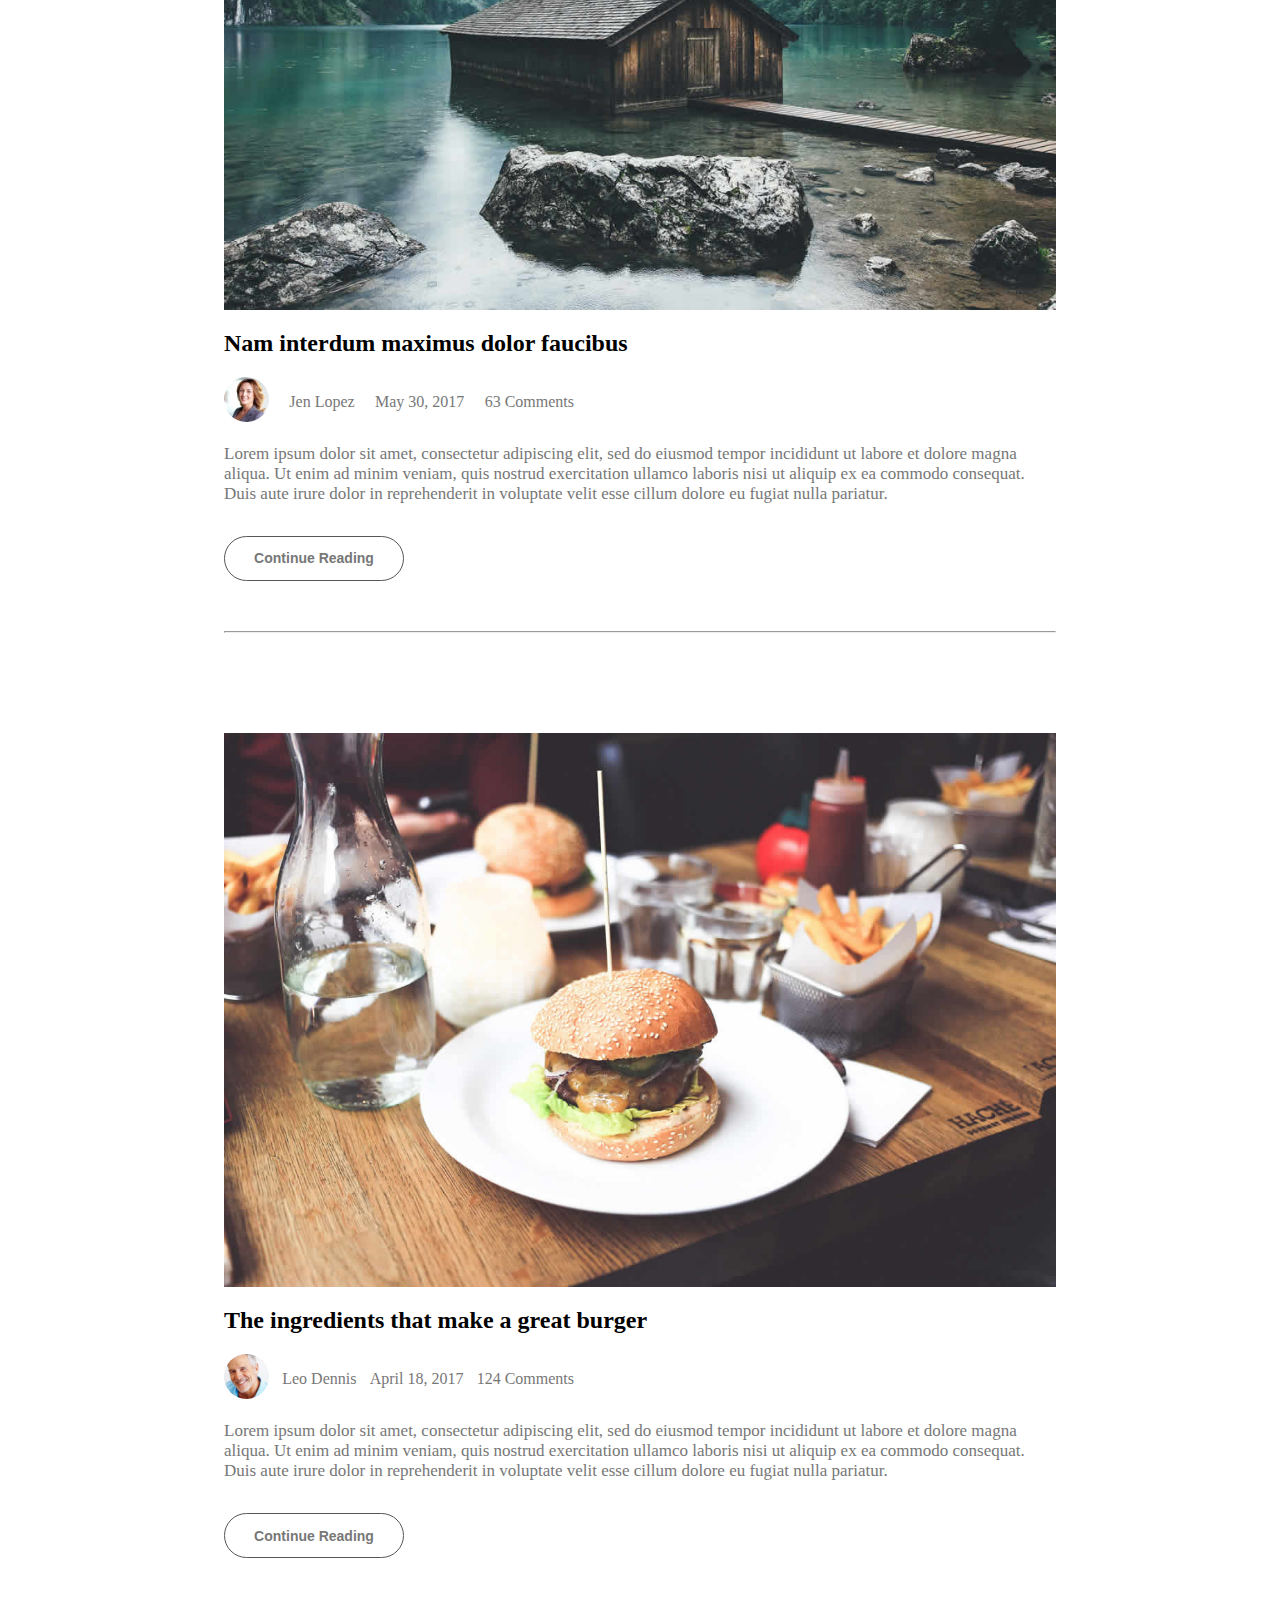
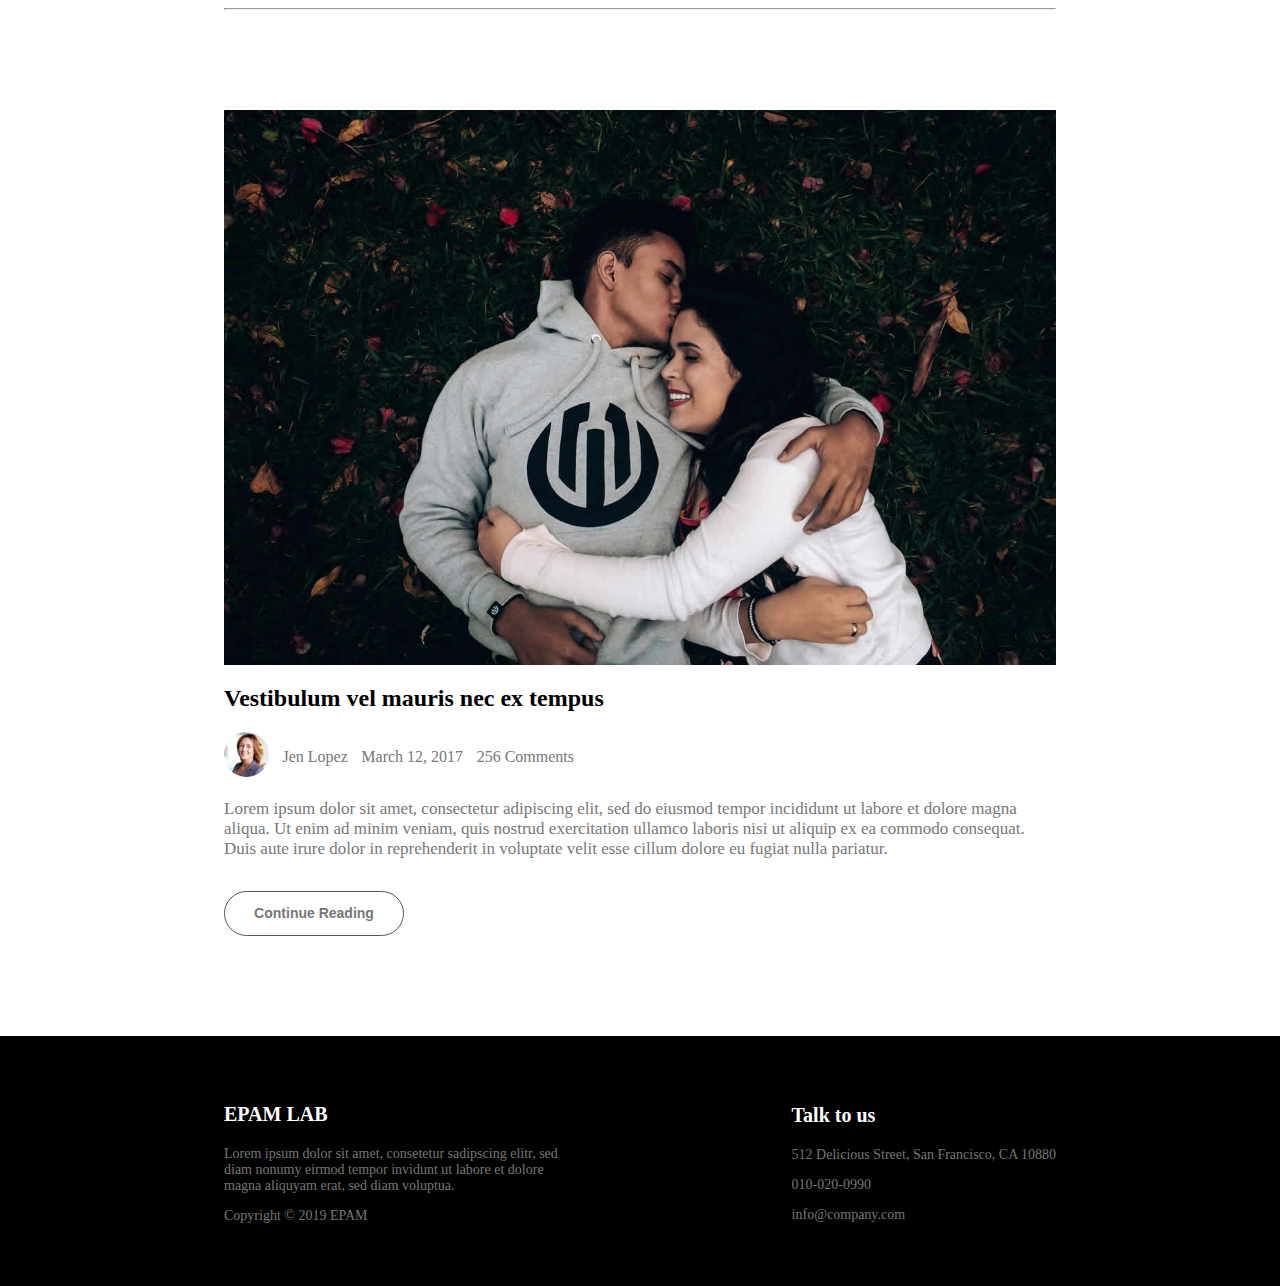
<file: FL12_HW4/homework/index.html>
<!DOCTYPE html>
<html lang="zxx">
<head>
    <meta charset="UTF-8">
    <meta name="viewport" content="width=device-width, initial-scale=1.0">
    <meta http-equiv="X-UA-Compatible" content="ie=edge">
    <title>Document</title>
    <link rel="stylesheet" href="css/style.css">
 </head>
<body>
    <div class="container">
        <div class="header_container"> 
        <header>
            <div class="header_wrap">
            <div class="logo">Front-end Lab</div>
            <nav class="nav">
                <ul class="nav_list">
                    <li class="nav_list_item"><a  class="nav_list_item_link" href="#">Home</a></li>
                    <li class="nav_list_item"><a  class="nav_list_item_link" href="#">About</a></li>
                    <li class="nav_list_item"><a  class="nav_list_item_link" href="#">Gallery</a></li>
                    <li class="nav_list_item"><a  class="nav_list_item_link" href="#">Contact</a></li>
                </ul>
            </nav>
        </div>
        </header>
        <section class="top_section">
            <h1>Hello! This is Front-end Lab.</h1>
            <p>EPAM Front-end Lab</p>
            <button>Discover More</button>
        </section>
    </div>   
        <div class="stories_container">
        <section class="blog_1_story_bridge story">
            <img class="blog_1_story_bridge_img story_image" src="img/blog-image1.jpg" alt="bridge_img">
            <h2 class="story_title">We Help You To Make Front-end Great Again</h2>
            <div class="story_coments_details">
                <img class="story_coments_details_photo" src="img/author-image1.jpg" alt="author-image1">
                <p class="story_coments_details_name">Jen Lopez</p>
                <p class="story_coments_details_time">July 22, 2017</p>        
            <p class="story_coments_details_amount">35 Comments</p>
            </div>
            <p class="autor_coments">
                Lorem ipsum dolor sit amet, consectetur adipiscing elit, sed do eiusmod tempor incididunt ut labore et dolore magna aliqua. Ut enim ad minim veniam, quis nostrud exercitation ullamco laboris nisi ut aliquip ex ea commodo consequat. Duis aute irure dolor in reprehenderit in voluptate velit esse cillum dolore eu fugiat nulla pariatur.
            </p>
            <button class="story_button">Continue Reading</button>
            <hr>
        </section>
        <section class="blog_2_story_bus story">
            <img class="blog_2_story_buse_img story_image" src="img/blog-image2.jpg" alt="bus_img">
            <h2 class="story_title">In pretium tellus et ante accumsan</h2>
            <div class="story_coments_details">
                <img class="story_coments_details_photo" src="img/author-image2.jpg" alt="author-image2">
                <p class="story_coments_details_name">Leo Dennis</p>
                <p class="story_coments_details_time">June 10, 2017</p>
                <p class="story_coments_details_amount">48 Comments</p>
            </div>
            <p class="autor_coments">
                Lorem ipsum dolor sit amet, consectetur adipiscing elit, sed do eiusmod tempor incididunt ut labore et dolore magna aliqua. Ut enim ad minim veniam, quis nostrud exercitation ullamco laboris nisi ut aliquip ex ea commodo consequat. Duis aute irure dolor in reprehenderit in voluptate velit esse cillum dolore eu fugiat nulla pariatur.
            </p>
            <button class="story_button">Continue Reading</button>
            <hr>
        </section>
        <section class="blog_3_story_lake story">
            <img class="blog_3_story_lake_img story_image" src="img/blog-image3.jpg" alt="lake_img">
            <h2 class="story_title">Nam interdum maximus dolor faucibus</h2>
            <div class="story_coments_details">
                <img class="story_coments_details_photo" src="img/author-image1.jpg" alt="author-image1">
                <p class="story_coments_details_name">Jen Lopez</p>
                <p class="story_coments_details_time">May 30, 2017</p>
                <p class="story_coments_details_amount">63 Comments</p>
            </div>
            <p class="autor_coments">
                Lorem ipsum dolor sit amet, consectetur adipiscing elit, sed do eiusmod tempor incididunt ut labore et dolore magna aliqua. Ut enim ad minim veniam, quis nostrud exercitation ullamco laboris nisi ut aliquip ex ea commodo consequat. Duis aute irure dolor in reprehenderit in voluptate velit esse cillum dolore eu fugiat nulla pariatur.
            </p>
            <button class="story_button">Continue Reading</button>
            <hr>
        </section>
        <section class="blog_4_story_burger story">
            <img class="blog_4_story_burger_img story_image" src="img/blog-image4.jpg" alt="burger_img">
            <h2 class="story_title">The ingredients that make a great burger</h2>
            <div class="story_coments_details" >
                <img class="story_coments_details_photo" src="img/author-image2.jpg" alt="author-image2">
                <p class="story_coments_details_name">Leo Dennis</p>
                <p class="story_coments_details_time">April 18, 2017</p>
                <p class="story_coments_details_amount">124 Comments</p>
            </div>
            <p class="autor_coments">
                Lorem ipsum dolor sit amet, consectetur adipiscing elit, sed do eiusmod tempor incididunt ut labore et dolore magna aliqua. Ut enim ad minim veniam, quis nostrud exercitation ullamco laboris nisi ut aliquip ex ea commodo consequat. Duis aute irure dolor in reprehenderit in voluptate velit esse cillum dolore eu fugiat nulla pariatur.
            </p>
            <button class="story_button">Continue Reading</button>
            <hr>
        </section>
        <section class="blog_5_story_love story">
            <img class="blog_5_story_love_img story_image" src="img/blog-image5.jpg" alt="love_img">
            <h2 class="story_title">Vestibulum vel mauris nec ex tempus</h2>
            <div class="story_coments_details" >
                <img class="story_coments_details_photo" src="img/author-image1.jpg" alt="author-image1">
                <p class="story_coments_details_name">Jen Lopez</p>
                <p class="story_coments_details_time">March 12, 2017</p>
                <p class="story_coments_details_amount">256 Comments</p> 
            </div>
            <p class="autor_coments">
                Lorem ipsum dolor sit amet, consectetur adipiscing elit, sed do eiusmod tempor incididunt ut labore et dolore magna aliqua. Ut enim ad minim veniam, quis nostrud exercitation ullamco laboris nisi ut aliquip ex ea commodo consequat. Duis aute irure dolor in reprehenderit in voluptate velit esse cillum dolore eu fugiat nulla pariatur.
            </p>
            <button class="story_button">Continue Reading</button>
</section>
    </div>
    <footer>
        <div class="footer_wrap">
        <div class="about_us">
            <p class="organization_name footer_title">EPAM LAB</p>
            <p class="organization_about"> Lorem ipsum dolor sit amet, consetetur sadipscing elitr, sed diam nonumy eirmod tempor invidunt ut labore et dolore magna aliquyam erat, sed diam voluptua.</p>
        <p class="cotyright">
                Copyright © 2019 EPAM
        </p>
        </div>
        <div class="organization_adress">
            <p class="talk_to_us footer_title">
                    Talk to us
            </p>
            <p class="adress">        512 Delicious Street, San Francisco, CA 10880</p>   
            <p class="phone">010-020-0990</p>
            <p class="email">info@company.com</p>
        </div>
    </div>
    </footer>
     </div>
</body>
</html>
</file>
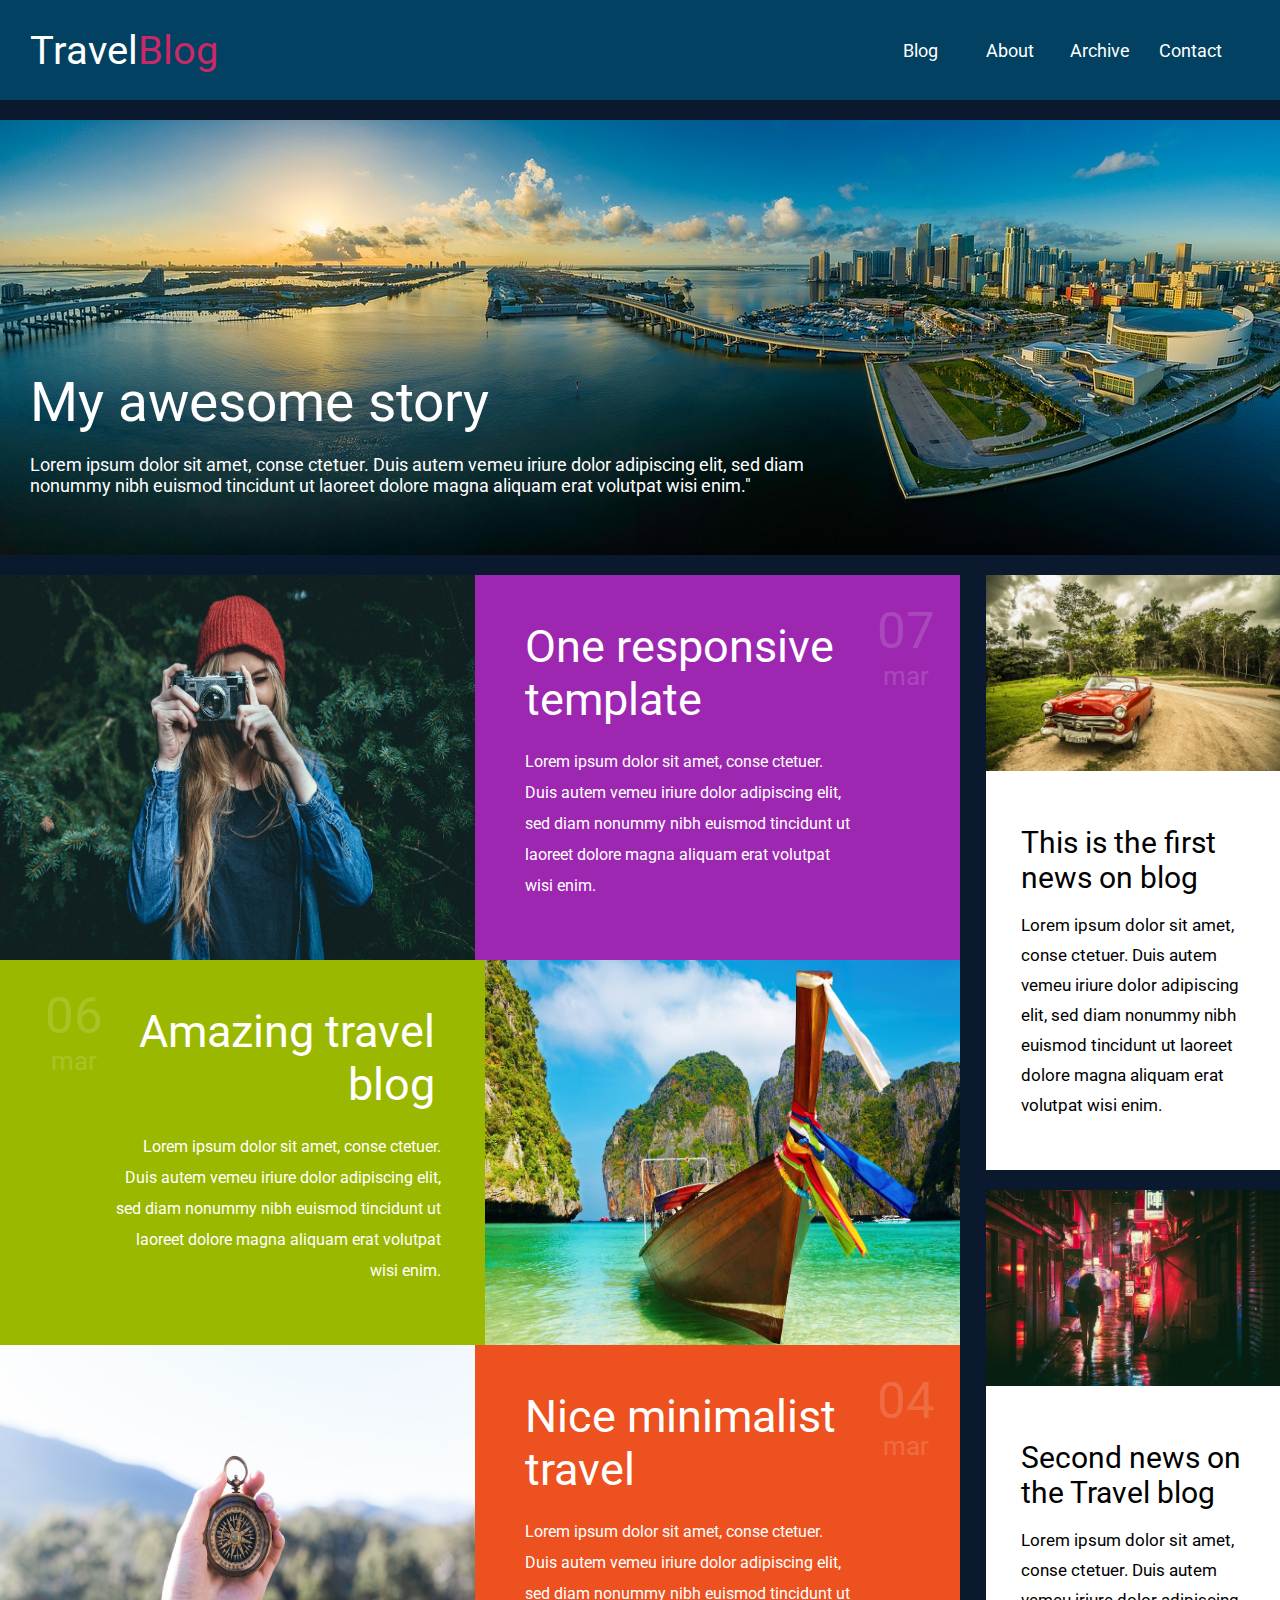
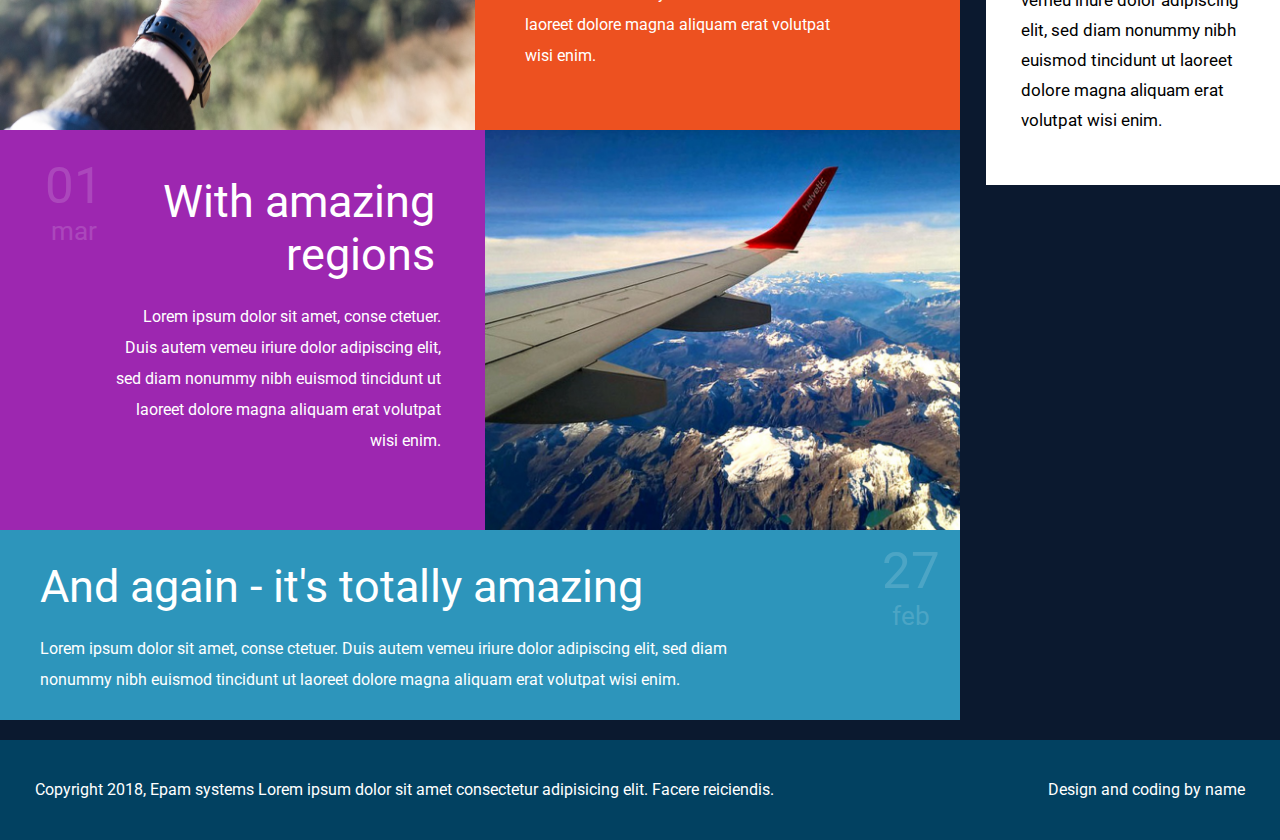
<file: FL12_HW5/homework/index.html>
<!DOCTYPE html>
<html lang="zxx">

<head>
    <meta charset="UTF-8">
    <meta name="viewport" content="width=device-width, initial-scale=1.0">
    <meta http-equiv="X-UA-Compatible" content="ie=edge">
    <link rel="stylesheet" href="css/styles.css">
    <link href='https://fonts.googleapis.com/css?family=Roboto:400,100,300,700&subset=latin,latin-ext' rel='stylesheet' type='text/css'>
    <title>Responsive</title>
</head>

<body>
    <div class="container">
        <header>
            <div class="headerContainer">
                <div class="headerContainerLogo">Travel<span>Blog</span></div>
                <nav>
                    <ul class="nav_list">
                        <li class="nav_list_item"><a class="nav_list_item_link" href="#">Blog</a></li>
                        <li class="nav_list_item"><a class="nav_list_item_link" href="#">About</a></li>
                        <li class="nav_list_item"><a class="nav_list_item_link" href="#">Archive</a></li>
                        <li class="nav_list_item"><a class="nav_list_item_link" href="#">Contact</a></li>
                    </ul>
                </nav>
                <div class="tabletNav">
                    <div class="tabletNav1line line"></div>
                    <div class="tabletNav2line line"></div>
                    <div class="tabletNav3line line"></div>
                </div>
            </div>
        </header>
        <div class="postHeader">
            <div class="postHeaderTitleWrap">
                <p class="postHeaderTitle">My awesome story</p>
                <p class="postHeaderText">Lorem ipsum dolor sit amet, conse ctetuer. Duis autem vemeu iriure dolor adipiscing elit, sed diam nonummy nibh euismod tincidunt ut laoreet dolore magna aliquam erat volutpat wisi enim."</p>
            </div>
        </div>
        <div class="mainContentWrap">
            <div class="mainContent">
                <div class="postContainer"> <img class="postContainerImg" src="img/post1.jpg" alt="post1">
                    <div class="postContainerBlock violetbg">
                        <div class="postContainerBlockWrap">
                            <p class="postContainerBlockTitle">One responsive template</p>
                            <div class="date">
                                <p class="dateDay">07</p>
                                <p class="dateMonth">mar</p>
                            </div>
                        </div>
                        <p class="postContainerBlockText">Lorem ipsum dolor sit amet, conse ctetuer. Duis autem vemeu iriure dolor adipiscing elit, sed diam nonummy nibh euismod tincidunt ut laoreet dolore magna aliquam erat volutpat wisi enim.</p>
                    </div>
                </div>
                <div class="postContainer"> <img class="postContainerImg" src="img/post2.jpg" alt="post2">
                    <div class="postContainerBlock greenbg">
                        <div class="postContainerBlockWrap">
                            <p class="postContainerBlockTitle">Amazing travel blog</p>
                            <div class="date">
                                <p class="dateDay">06</p>
                                <p class="dateMonth">mar</p>
                            </div>
                        </div>
                        <p class="postContainerBlockText">Lorem ipsum dolor sit amet, conse ctetuer. Duis autem vemeu iriure dolor adipiscing elit, sed diam nonummy nibh euismod tincidunt ut laoreet dolore magna aliquam erat volutpat wisi enim.</p>
                    </div>
                </div>
                <div class="postContainer"> <img class="postContainerImg" src="img/post3.jpg" alt="post3">
                    <div class="postContainerBlock orangebg">
                        <div class="postContainerBlockWrap">
                            <p class="postContainerBlockTitle">Nice minimalist travel</p>
                            <div class="date">
                                <p class="dateDay">04</p>
                                <p class="dateMonth">mar</p>
                            </div>
                        </div>
                        <p class="postContainerBlockText">Lorem ipsum dolor sit amet, conse ctetuer. Duis autem vemeu iriure dolor adipiscing elit, sed diam nonummy nibh euismod tincidunt ut laoreet dolore magna aliquam erat volutpat wisi enim.</p>
                    </div>
                </div>
                <div class="postContainer"> <img class="postContainerImg" src="img/post4.jpg" alt="post4">
                    <div class="postContainerBlock violetbg">
                        <div class="postContainerBlockWrap">
                            <p class="postContainerBlockTitle">With amazing regions</p>
                            <div class="date">
                                <p class="dateDay">01</p>
                                <p class="dateMonth">mar</p>
                            </div>
                        </div>
                        <p class="postContainerBlockText">Lorem ipsum dolor sit amet, conse ctetuer. Duis autem vemeu iriure dolor adipiscing elit, sed diam nonummy nibh euismod tincidunt ut laoreet dolore magna aliquam erat volutpat wisi enim.</p>
                    </div>
                </div>
                <div class="postContainerBlockFooter">
                    <div class="postContainerBlockFooterWrap">
                        <p class="postContainerBlockTitle">And again - it's totally amazing</p>
                        <p class="postContainerBlockText">Lorem ipsum dolor sit amet, conse ctetuer. Duis autem vemeu iriure dolor adipiscing elit, sed diam nonummy nibh euismod tincidunt ut laoreet dolore magna aliquam erat volutpat wisi enim.</p>
                    </div>
                    <div class="date">
                        <p class="dateDay">27</p>
                        <p class="dateMonth">feb</p>
                    </div>
                </div>
            </div>
            <div class="sidebar">
                <div class="sidebarNews"> <img class="sideBarImg" src="img/news1.jpg" alt="news1">
                    <div class="sidebarNewsTextBlock">
                        <p class="sidebarNewsTextBlockTitle">This is the first news on blog</p>
                        <p class="sidebarNewsTextBlockText">Lorem ipsum dolor sit amet, conse ctetuer. Duis autem vemeu iriure dolor adipiscing elit, sed diam nonummy nibh euismod tincidunt ut laoreet dolore magna aliquam erat volutpat wisi enim.</p>
                    </div>
                </div>
                <div class="sidebarNews"> <img class="sideBarImg" src="img/news2.jpg" alt="news1">
                    <div class="sidebarNewsTextBlock">
                        <p class="sidebarNewsTextBlockTitle">Second news on the Travel blog</p>
                        <p class="sidebarNewsTextBlockText">Lorem ipsum dolor sit amet, conse ctetuer. Duis autem vemeu iriure dolor adipiscing elit, sed diam nonummy nibh euismod tincidunt ut laoreet dolore magna aliquam erat volutpat wisi enim.</p>
                    </div>
                </div>
            </div>
        </div>
        <footer>
            <p class="copyright">Copyright 2018, Epam systems Lorem ipsum dolor sit amet consectetur adipisicing elit. Facere reiciendis. </p>
            <p class="design">Design and coding by name </p>
        </footer>
    </div>
</body>

</html>
</file>
<file: FL12_HW1/homework/style.css>
html,body,div,span,applet,object,iframe,h1,h2,h3,h4,h5,h6,p,blockquote,pre,a,abbr,acronym,address,big,cite,code,del,dfn,em,font,img,ins,kbd,q,s,samp,small,strike,strong,sub,sup,tt,var,b,u,i,center,dl,dt,dd,ol,ul,li,fieldset,form,label,legend,table,caption,tbody,tfoot,thead,tr,th,td{background:transparent;border:0;margin:0;padding:0;vertical-align:baseline}body{line-height:1}h1,h2,h3,h4,h5,h6{clear:both;font-weight:normal}ol,ul{list-style:none}blockquote{quotes:none}blockquote:before,blockquote:after{content:'';content:none}del{text-decoration:line-through}table{border-collapse:collapse;border-spacing:0}a img{border:0}#container{float:left;margin:0 -240px 0 0;width:100%}#primary,#secondary{float:right;overflow:hidden;width:220px}#secondary{clear:right}#footer{clear:both;width:100%}.one-column #content{margin:0 auto;width:640px}.single-attachment #content{margin:0 auto;width:900px}body,input,textarea,.page-title span,.pingback a.url{font-family:Georgia,"Bitstream Charter",serif}h3#comments-title,h3#reply-title,#access .menu,#access div.menu ul,#cancel-comment-reply-link,.form-allowed-tags,#site-info,#site-title,#wp-calendar,.comment-meta,.comment-body tr th,.comment-body thead th,.entry-content label,.entry-content tr th,.entry-content thead th,.entry-meta,.entry-title,.entry-utility,#respond label,.navigation,.page-title,.pingback p,.reply,.widget-title,.wp-caption-text{font-family:"Helvetica Neue",Arial,Helvetica,"Nimbus Sans L",sans-serif}input[type="submit"]{font-family:"Helvetica Neue",Arial,Helvetica,"Nimbus Sans L",sans-serif}pre{font-family:"Courier 10 Pitch",Courier,monospace}code{font-family:Monaco,Consolas,"Andale Mono","DejaVu Sans Mono",monospace}#access .menu-header,div.menu,#colophon,#branding,#main,#wrapper{margin:0 auto;width:940px}#wrapper{background:#fff;margin-top:20px;padding:0 20px}#footer-widget-area{overflow:hidden}#footer-widget-area .widget-area{float:left;margin-right:20px;width:220px}#footer-widget-area #fourth{margin-right:0}#site-info{float:left;font-size:14px;font-weight:bold;width:700px}#site-generator{float:right;width:220px}body{background:#f1f1f1}body,input,textarea{color:#666;font-size:12px;line-height:18px}hr{background-color:#e7e7e7;border:0;clear:both;height:1px;margin-bottom:18px}p{margin-bottom:18px}ul{list-style:square;margin:0 0 18px 1.5em}ol{list-style:decimal;margin:0 0 18px 1.5em}ol ol{list-style:upper-alpha}ol ol ol{list-style:lower-roman}ol ol ol ol{list-style:lower-alpha}ul ul,ol ol,ul ol,ol ul{margin-bottom:0}dl{margin:0 0 24px 0}dt{font-weight:bold}dd{margin-bottom:18px}strong{font-weight:bold}cite,em,i{font-style:italic}big{font-size:131.25%}ins{background:#ffc;text-decoration:none}blockquote{font-style:italic;padding:0 3em}blockquote cite,blockquote em,blockquote i{font-style:normal}pre{background:#f7f7f7;color:#222;line-height:18px;margin-bottom:18px;overflow:auto;padding:1.5em}abbr,acronym{cursor:help}sup,sub{height:0;line-height:1;position:relative;vertical-align:baseline}sup{bottom:1ex}sub{top:.5ex}small{font-size:smaller}input{margin-bottom:10px}input[type="text"],input[type="password"],input[type="email"],input[type="url"],input[type="number"],textarea{background:#f9f9f9;border:1px solid #ccc;box-shadow:inset 1px 1px 1px rgba(0,0,0,0.1);-moz-box-shadow:inset 1px 1px 1px rgba(0,0,0,0.1);-webkit-box-shadow:inset 1px 1px 1px rgba(0,0,0,0.1);padding:2px}a:link{color:#06c}a:visited{color:#743399}a:active,a:hover{color:#ff4b33}.screen-reader-text{clip:rect(1px,1px,1px,1px);overflow:hidden;position:absolute !important;height:1px;width:1px}#header{padding:30px 0 0 0}#site-title{float:left;font-size:30px;line-height:36px;margin:0 0 18px 0;width:700px}#site-title a{color:#000;font-weight:bold;text-decoration:none}#site-description{color:#000;clear:right;float:right;font-style:italic;margin:15px 0 18px 0;opacity:.65;width:220px}#branding img{border-top:4px solid #000;border-bottom:1px solid #000;display:block;float:left}#access{background:#000;display:block;float:left;margin:0 auto;width:940px}#access .menu-header,div.menu{font-size:13px;margin-left:12px;width:928px}#access .menu-header ul,div.menu ul{list-style:none;margin:0}#access .menu-header li,div.menu li{float:left;position:relative}#access a{color:#aaa;display:block;line-height:38px;padding:0 10px;text-decoration:none}#access ul ul{box-shadow:0 3px 3px rgba(0,0,0,0.2);-moz-box-shadow:0 3px 3px rgba(0,0,0,0.2);-webkit-box-shadow:0 3px 3px rgba(0,0,0,0.2);display:none;position:absolute;top:38px;left:0;float:left;width:180px;z-index:99999}#access ul ul li{min-width:180px}#access ul ul ul{left:100%;top:0}#access ul ul a{background:#333;line-height:1em;padding:10px;width:160px;height:auto}#access li:hover>a,#access ul ul:hover>a{background:#333;color:#fff}#access ul li:hover>ul{display:block}#access ul li.current_page_item>a,#access ul li.current_page_ancestor>a,#access ul li.current-menu-ancestor>a,#access ul li.current-menu-item>a,#access ul li.current-menu-parent>a{color:#fff}* html #access ul li.current_page_item a,* html #access ul li.current_page_ancestor a,* html #access ul li.current-menu-ancestor a,* html #access ul li.current-menu-item a,* html #access ul li.current-menu-parent a,* html #access ul li a:hover{color:#fff}#main{clear:both;overflow:hidden;padding:40px 0 0 0}#content{margin-bottom:36px}#content,#content input,#content textarea{color:#333;font-size:16px;line-height:24px}#content p,#content ul,#content ol,#content dd,#content pre,#content hr{margin-bottom:24px}#content ul ul,#content ol ol,#content ul ol,#content ol ul{margin-bottom:0}#content pre,#content kbd,#content tt,#content var{font-size:15px;line-height:21px}#content code{font-size:13px}#content dt,#content th{color:#000}#content h1,#content h2,#content h3,#content h4,#content h5,#content h6{color:#000;line-height:1.5em;margin:0 0 20px 0}#content table{border:1px solid #e7e7e7;margin:0 -1px 24px 0;text-align:left;width:100%}#content tr th,#content thead th{color:#777;font-size:12px;font-weight:bold;line-height:18px;padding:9px 24px;border-right:1px solid #e7e7e7}#content tr td{border-top:1px solid #e7e7e7;padding:6px 24px;border-right:1px solid #e7e7e7}#content tr.odd td{background:#f2f7fc}.hentry{margin:0 0 48px 0}.home .sticky{background:#f2f7fc;border-top:4px solid #000;margin-left:-20px;margin-right:-20px;padding:18px 20px}.single .hentry{margin:0 0 36px 0}.page-title{color:#000;font-size:14px;font-weight:bold;margin:0 0 36px 0}.page-title span{color:#333;font-size:16px;font-style:italic;font-weight:normal}.page-title a:link,.page-title a:visited{color:#777;text-decoration:none}.page-title a:active,.page-title a:hover{color:#ff4b33}#content .entry-title{color:#000;font-size:21px;font-weight:bold;line-height:1.3em;margin-bottom:0}.entry-title a:link,.entry-title a:visited{color:#000;text-decoration:none}.entry-title a:active,.entry-title a:hover{color:#ff4b33}.entry-meta{color:#777;font-size:12px}.entry-meta abbr,.entry-utility abbr{border:0}.entry-meta abbr:hover,.entry-utility abbr:hover{border-bottom:1px dotted #666}.single-author .by-author{position:absolute !important;clip:rect(1px 1px 1px 1px);clip:rect(1px,1px,1px,1px)}.entry-content,.entry-summary{clear:both;padding:12px 0 0 0}.entry-content .more-link{white-space:nowrap}#content .entry-summary p:last-child{margin-bottom:12px}.entry-content fieldset{border:1px solid #e7e7e7;margin:0 0 24px 0;padding:24px}.entry-content fieldset legend{background:#fff;color:#000;font-weight:bold;padding:0 24px}.entry-content input{margin:0 0 24px 0}.entry-content input.file,.entry-content input.button{margin-right:24px}.entry-content label{color:#777;font-size:12px}.entry-content select{margin:0 0 24px 0}.entry-content sup,.entry-content sub{font-size:10px}.entry-content blockquote.left{float:left;margin-left:0;margin-right:24px;text-align:right;width:33%}.entry-content blockquote.right{float:right;margin-left:24px;margin-right:0;text-align:left;width:33%}.page-link{clear:both;color:#000;font-weight:bold;line-height:48px;word-spacing:.5em}.page-link a:link,.page-link a:visited{background:#f1f1f1;color:#333;font-weight:normal;padding:.5em .75em;text-decoration:none}.home .sticky .page-link a{background:#d9e8f7}.page-link a:active,.page-link a:hover{color:#ff4b33}body.page .edit-link{clear:both;display:block}#entry-author-info{background:#f2f7fc;border-top:4px solid #000;clear:both;font-size:14px;line-height:20px;margin:24px 0;overflow:hidden;padding:18px 20px}#entry-author-info #author-avatar{background:#fff;border:1px solid #e7e7e7;float:left;height:60px;margin:0 -104px 0 0;padding:11px}#entry-author-info #author-description{float:left;margin:0 0 0 104px}#entry-author-info h2{color:#000;font-size:100%;font-weight:bold;margin-bottom:0}.entry-utility{clear:both;color:#777;font-size:12px;line-height:18px}.entry-meta a,.entry-utility a{color:#777}.entry-meta a:hover,.entry-utility a:hover{color:#ff4b33}#content .video-player{padding:0}.format-standard .wp-video,.format-standard .wp-audio-shortcode,.format-audio .wp-audio-shortcode,.format-standard .video-player{margin-bottom:24px}.home #content .format-aside p,.home #content .category-asides p{font-size:14px;line-height:20px;margin-bottom:10px;margin-top:0}.format-gallery .size-thumbnail img,.category-gallery .size-thumbnail img{border:10px solid #f1f1f1;margin-bottom:0}.format-gallery .gallery-thumb,.category-gallery .gallery-thumb{float:left;margin-right:20px;margin-top:-4px}.home #content .format-gallery .entry-utility,.home #content .category-gallery .entry-utility{padding-top:4px}.attachment .entry-content .entry-caption{font-size:140%;margin-top:24px}.attachment .entry-content .nav-previous a:before{content:'\2190\00a0'}.attachment .entry-content .nav-next a:after{content:'\00a0\2192'}#content img.size-auto,#content img.size-full,#content img.size-large,#content img.size-medium,#content .entry-attachment img,#content .widget-container img{max-width:100%;height:auto}#ie8 #content img.size-auto,#ie8 #content img.size-full,#ie8 #content img.size-large,#ie8 #content img.size-medium,#ie8 #content .entry-attachment img{width:auto}.alignleft,img.alignleft{display:inline;float:left;margin-right:24px;margin-top:4px}.alignright,img.alignright{display:inline;float:right;margin-left:24px;margin-top:4px}.aligncenter,img.aligncenter{clear:both;display:block;margin-left:auto;margin-right:auto}img.alignleft,img.alignright,img.aligncenter{margin-bottom:12px}.wp-caption{background:#f1f1f1;line-height:18px;margin-bottom:20px;max-width:100%;padding:4px;text-align:center}.wp-caption img{margin:5px 5px 0;max-width:622px}.wp-caption p.wp-caption-text{color:#777;font-size:12px;margin:5px}.wp-smiley{margin:0}.gallery{margin:0 auto 18px}.gallery .gallery-item{float:left;margin-top:0;text-align:center}.gallery-columns-1 .gallery-item{width:100%}.gallery-columns-2 .gallery-item{width:50%}.gallery-columns-3 .gallery-item{width:33%}.gallery-columns-4 .gallery-item{width:25%}.gallery-columns-5 .gallery-item{width:20%}.gallery-columns-6 .gallery-item{width:16%}.gallery-columns-7 .gallery-item{width:14%}.gallery-columns-8 .gallery-item{width:12%}.gallery-columns-9 .gallery-item{width:11%}.gallery-columns-1 img{max-width:620px}.gallery-columns-2 img{max-width:288px}.gallery-columns-3 img{max-width:177px}.gallery-columns-4 img{max-width:122px}.gallery-columns-5 img{max-width:88px}.gallery-columns-6 img{max-width:66px}.gallery-columns-7 img{max-width:50px}.gallery-columns-8 img{max-width:39px}.gallery-columns-9 img{max-width:29px}.gallery-item img{height:auto}.gallery-columns-2 .attachment-medium{max-width:92%;height:auto}.gallery-columns-4 .attachment-thumbnail{max-width:84%;height:auto}.gallery .gallery-caption{color:#777;font-size:12px;margin:0 0 12px}.gallery dl{margin:0}.gallery img{border:10px solid #f1f1f1}.gallery br+br{display:none}#content .entry-attachment img{display:block;margin:0 auto}.navigation{color:#777;font-size:12px;line-height:18px;overflow:hidden}.navigation a:link,.navigation a:visited{color:#777;text-decoration:none}.navigation a:active,.navigation a:hover{color:#ff4b33}.nav-previous{float:left;width:50%}.nav-next{float:right;text-align:right;width:50%}#nav-above{margin:0 0 18px 0}#nav-above{display:none}.paged #nav-above,.single #nav-above{display:block}#nav-below{margin:-18px 0 0 0}#comments{clear:both}#comments .navigation{padding:0 0 18px 0}h3#comments-title,h3#reply-title{color:#000;font-size:20px;font-weight:bold;margin-bottom:0}h3#comments-title{padding:24px 0}.commentlist{list-style:none;margin:0}.commentlist li.comment{border-bottom:1px solid #e7e7e7;line-height:24px;margin:0 0 24px 0;padding:0 0 0 56px;position:relative}.commentlist li:last-child{border-bottom:0;margin-bottom:0}#comments .comment-body ul,#comments .comment-body ol{margin-bottom:18px}#comments .comment-body p:last-child{margin-bottom:6px}#comments .comment-body blockquote p:last-child{margin-bottom:24px}.commentlist ol{list-style:decimal}.commentlist .avatar{position:absolute;top:4px;left:0}.comment-author cite{color:#000;font-style:normal;font-weight:bold}.comment-author .says{font-style:italic}.comment-meta{font-size:12px;margin:0 0 18px 0}.comment-meta a:link,.comment-meta a:visited{color:#777;text-decoration:none}.comment-meta a:active,.comment-meta a:hover{color:#ff4b33}.commentlist .bypostauthor>div{background:#f2f7fc;border-top:4px solid #000;margin-bottom:10px;padding:10px 0 0 20px}.reply{font-size:12px;padding:0 0 24px 0}.reply a,a.comment-edit-link{color:#777}.reply a:hover,a.comment-edit-link:hover{color:#ff4b33}.commentlist .children{list-style:none;margin:0}.commentlist .children li{border:0;margin:0}.nopassword,.nocomments{display:none}#comments .pingback{border-bottom:1px solid #e7e7e7;margin-bottom:18px;padding-bottom:18px}.commentlist li.comment+li.pingback{margin-top:-6px}#comments .pingback p{color:#777;display:block;font-size:12px;line-height:18px;margin:0}#comments .pingback .url{font-size:13px;font-style:italic}input[type="submit"]{color:#333}form{text-align:right}input{width:200px}#respond{border-top:1px solid #e7e7e7;margin:24px 0;overflow:hidden;position:relative}#respond p{margin:0}#respond .comment-notes{margin-bottom:1em}.form-allowed-tags{line-height:1em}.children #respond{margin:0 48px 0 0}h3#reply-title{margin:18px 0}#comments-list #respond{margin:0 0 18px 0}#comments-list ul #respond{margin:0}#cancel-comment-reply-link{font-size:12px;font-weight:normal;line-height:18px}#respond .required{color:#ff4b33;font-weight:bold}#respond label{color:#777;font-size:12px}#respond input{margin:0 0 9px;width:98%}#respond textarea{width:98%}#respond .form-allowed-tags{color:#777;font-size:12px;line-height:18px}#respond .form-allowed-tags code{font-size:11px}#respond .form-submit{margin:12px 0}#respond .form-submit input{font-size:14px;width:auto}.widget-area ul{list-style:none;margin-left:0}.widget-area ul ul{list-style:square;margin-left:1.3em}.widget-area select{max-width:100%}.widget_search #s{width:60%}.widget_search label{display:none}.widget-container{word-wrap:break-word;-webkit-hyphens:auto;-moz-hyphens:auto;hyphens:auto;margin:0 0 18px 0}.widget-container .wp-caption img{margin:auto}.widget-container.widget_image .wp-caption{width:auto}.widget-container.widget_image .wp-caption img{margin-left:-8px}.widget-title{color:#222;font-size:14px;font-weight:bold}.widget-area a:link,.widget-area a:visited{text-decoration:none}.widget-area a:active,.widget-area a:hover{text-decoration:underline}.widget-area .entry-meta{font-size:11px}#wp_tag_cloud div{line-height:1.6em}#wp-calendar{width:100%}#wp-calendar caption{color:#222;font-size:14px;font-weight:bold;padding-bottom:4px;text-align:left}#wp-calendar thead{font-size:11px}#wp-calendar tbody{color:#aaa}#wp-calendar tbody td{background:#f5f5f5;border:1px solid #fff;padding:3px 0 2px;text-align:center}#wp-calendar tbody .pad{background:0}#wp-calendar tfoot #next{text-align:right}.widget_rss a.rsswidget{color:#000}.widget_rss a.rsswidget:hover{color:#ff4b33}.widget_rss .widget-title img{width:11px;height:11px}#main .widget-area ul{margin-left:0;padding:0 20px 0 0}#main .widget-area ul ul{border:0;margin-left:1.3em;padding:0}#main .widget-container.music-player ul{margin:0}#footer{margin-bottom:20px}#colophon{border-top:4px solid #000;margin-top:-4px;overflow:hidden;padding:18px 0}#site-info{font-weight:bold}#site-info a{color:#000;text-decoration:none}#site-generator{font-style:italic;position:relative}#site-generator a{background:url(images/wordpress.png) center left no-repeat;color:#666;display:inline-block;line-height:16px;padding-left:20px;text-decoration:none}#site-generator a:hover{text-decoration:underline}img#wpstats{display:block;margin:0 auto 10px}pre{-webkit-text-size-adjust:140%}code{-webkit-text-size-adjust:160%}#access,.entry-meta,.entry-utility,.navigation,.widget-area{-webkit-text-size-adjust:120%}#site-description{-webkit-text-size-adjust:none}@media print{body{background:none !important}#wrapper{clear:both !important;display:block !important;float:none !important;position:relative !important}#header{border-bottom:2pt solid #000;padding-bottom:18pt}#colophon{border-top:2pt solid #000}#site-title,#site-description{float:none;line-height:1.4em;margin:0;padding:0}#site-title{font-size:13pt}.entry-content{font-size:14pt;line-height:1.6em}.entry-title{font-size:21pt}#access,#branding img,#respond,.comment-edit-link,.edit-link,.navigation,.page-link,.widget-area{display:none !important}#container,#header,#footer{margin:0;width:100%}#content,.one-column #content{margin:24pt 0 0;width:100%}.wp-caption p{font-size:11pt}#site-info,#site-generator{float:none;width:auto}#colophon{width:auto}img#wpstats{display:none}#site-generator a{margin:0;padding:0}#entry-author-info{border:1px solid #e7e7e7}#main{display:inline}.home .sticky{border:0}}img{width:140px;vertical-align:middle;display:block;margin:0 auto;margin-left:calc(50% - 50px);margin-bottom:20px}nav>a{padding:10px;color:#0279c1}nav>a b:hover{color:#00527a}nav>a:visited{color:#0279c1}article{padding-left:10px}footer{margin-top:20px;padding:40px 20px;text-align:center;background:#3333}
</file>
<file: FL12_HW11/homework/material-icons/material-icons.css>
@font-face {
  font-family: 'Material Icons';
  font-style: normal;
  font-weight: 400;
  src: url(MaterialIcons-Regular.eot); /* For IE6-8 */
  src: local('Material Icons'),
       local('MaterialIcons-Regular'),
       url(MaterialIcons-Regular.woff2) format('woff2'),
       url(MaterialIcons-Regular.woff) format('woff'),
       url(MaterialIcons-Regular.ttf) format('truetype');
}

.material-icons {
  font-family: 'Material Icons';
  font-weight: normal;
  font-style: normal;
  font-size: 24px;  /* Preferred icon size */
  display: inline-block;
  line-height: 1;
  text-transform: none;
  letter-spacing: normal;
  word-wrap: normal;
  white-space: nowrap;
  direction: ltr;

  /* Support for all WebKit browsers. */
  -webkit-font-smoothing: antialiased;
  /* Support for Safari and Chrome. */
  text-rendering: optimizeLegibility;

  /* Support for Firefox. */
  -moz-osx-font-smoothing: grayscale;

  /* Support for IE. */
  font-feature-settings: 'liga';
}
</file>
<file: FL12_HW11/homework/styles.css>
.folderChild{
    padding-left: 20px;
    display: none;
}
.itemWrap:hover {
    background-color: lightgrey;
    cursor: pointer;
}
.folder span{
    color: gold;
}
.film span{
    color: grey;
}
.emptyFolder{
    font-style: italic;
}
</file>
<file: FL12_HW12/homework/assets/styles.css>
#addNewPage,#editPage{
    display: none;
}
.mainPageWrap{
    display: flex;
    justify-content: space-between;
}
#addNew{
width: 100px;
height: 50px;
}
h1{
    text-align: center;
}
#termValue{
    font-style: bold;
}
#termDefenitionWrap{
    display: none;
    margin-bottom: 30px;
}
.setNameWrap{
display: flex;
justify-content: space-around;
align-items: center;
width: 300px;
margin: 0 auto;
}
#removeButton{
    margin-left: 10px;
}
</file>
<file: FL12_HW2/homework/css/general.css>
/* 

please don't edit this styles

*/

h2.tm-section-title {
    color: lightskyblue;
}

a:focus {
    color: #666;
    outline: 0
}

ul {
    padding: 0;
    margin: 0
}

body {
    background-color: #f5f5f5;
    color: #000;
    font-family: 'Open Sans', Helvetica, Arial, sans-serif;
    font-size: 16px;
    font-weight: 300;
    padding-top: 30px;
    overflow-x: hidden
}

section:before {
    position: absolute;
    z-index: 1
}

.box,
.tm-content-box,
.tm-main-nav {
    background-color: #fff
}

.tm-sidebar {
    z-index: 10;
    position: fixed;
    left: 0;
    right: 0;
    top: 0;
    width: 100%;
}

.tm-sidebar ul{
    margin: 0px;
    display: flex;
}

.tm-main-nav {
    font-size: 1.5em;
    text-align: center
}

.tm-nav-item {
    list-style: none;
    width: 100%;
}

.tm-nav-item-link {
    border: 1px solid transparent;
    color: #666;
    display: block;
    padding: 10px;
    width: 100%;
    -webkit-transition: all .3s ease;
    transition: all .3s ease
}

.carousel-indicators li,
.tm-banner-inner {
    border: 1px solid lightgrey
}


.tm-nav-item-link.active,
.tm-nav-item-link:hover {
    color: #666;
    text-decoration: none;
}

.tm-nav-item-link:focus {
    text-decoration: none
}

.tm-banner-text,
.tm-banner-title,
.tm-section-title {
    color: #666;
    font-weight: 300;
    margin: 0
}

.tm-section-title {
    margin-bottom: 20px
}

.tm-section-title-box {
    margin-bottom: 0
}

.tm-banner-title {
    font-size: 3.3em;
    letter-spacing: 2px;
    text-transform: uppercase
}

.tm-main-content {
    padding-top: 70px;
}

.tm-content-box {
    overflow: hidden;
    margin-bottom: 30px
}

.padding-medium {
    padding: 40px
}

.tm-banner {
    padding: 30px
}

.tm-banner-inner {
    padding: 30px 0;
    height: 100%;
    text-align: center;
    display: flex;
    -webkit-box-orient: vertical;
    -webkit-box-direction: normal;
    -webkit-flex-direction: column;
    -ms-flex-direction: column;
    flex-direction: column;
    -webkit-box-align: center;
    -webkit-align-items: center;
    -ms-flex-align: center;
    align-items: center;
    -webkit-box-pack: center;
    -webkit-justify-content: center;
    -ms-flex-pack: center;
    justify-content: center
}

.tm-banner-inner img{
    width: 120px;
}

.tm-banner-text {
    font-size: 1.4em
}

.boxes,
.tm-box-bg-title {
    display: -webkit-box;
    display: -webkit-flex;
    display: -ms-flexbox
}

/*.flex-item {*/
    /*-webkit-box-flex: 0 1 auto;*/
    /*-webkit-flex: 0 1 auto;*/
    /*-ms-flex: 0 1 auto;*/
    /*flex: 0 1 auto*/
/*}*/

.section-description {
    line-height: 1.8;
    margin-bottom: 25px
}

.section-description:last-child {
    margin-bottom: 0
}

.tm-team-description-container {
    max-width: 500px
}

.tm-team-info {
    display: flex
}

.box {
    list-style: none;
    width: 33.3333%;
    height: auto;
}

.box-bg {
    position: relative
}

.box-img {
    width: 100%;
}

.tm-box-bg-title {
    position: absolute;
    top: 0;
    right: 0;
    bottom: 0;
    left: 0;
    display: flex;
    -webkit-box-align: center;
    -webkit-align-items: center;
    -ms-flex-align: center;
    align-items: center;
    -webkit-box-pack: center;
    -webkit-justify-content: center;
    -ms-flex-pack: center;
    justify-content: center
}

.boxes {
    display: flex;
    -webkit-flex-wrap: wrap;
    -ms-flex-wrap: wrap;
    flex-wrap: wrap
}

.gallery-container a {
    cursor: -webkit-zoom-in;
    cursor: zoom-in
}

.carousel {
    position: relative;
    height: auto;
    padding: 50px 50px 80px;
    text-align: center
}

.carousel-indicators {
    bottom: 30px
}

.carousel-content {
    color: #000;
    display: -webkit-box;
    display: -webkit-flex;
    display: -ms-flexbox;
    display: flex;
    -webkit-box-align: center;
    -webkit-align-items: center;
    -ms-flex-align: center;
    align-items: center
}

.carousel-indicators .active {
    background-color: lightgrey
}

.contact-form {
    overflow: hidden
}

.form-control {
    border-radius: 0;
    font-size: 1em
}

.form-control:focus {
    border-color: lightgrey;
    box-shadow: inset 0 1px 1px rgba(0, 0, 0, .075), 0 0 8px rgba(153, 153, 153, .45)
}

.form-group {
    margin-bottom: 20px
}

.form-group-2-col-left {
    padding-left: 0;
    padding-right: 5px
}

.form-group-2-col-right {
    padding-right: 0;
    padding-left: 5px
}

.mandatory-field:after {
    position: absolute;
    top: 0;
    right: 7px
}

.carousel-inner>.carousel-item>a>img, .carousel-inner>.carousel-item>img, .img-contact-us {
    width: 100%;
}

.tm-footer {
    color: #666;
    padding-bottom: 15px
}
</file>
<file: FL12_HW2/homework/css/style.css>
.tm-nav-item-link:hover {
    background-color: lightskyblue;
    color: white;
}

.tm-banner {
    background-image: linear-gradient(to right, lightskyblue, burlywood);
}

.tm-sidebar,
.tm-content-header,
.tm-main-content section {
    box-shadow: 0 0 10px rgba(61, 55, 61, 0.7);
}

.tm-banner-inner {
    background-color: #fff;
}

.tm-banner-text {
    animation-duration: 3s;
    animation-name: turnleft;
    text-shadow: 5px 3px 2px #333;
}

@keyframes turnleft {
    from {
        margin-left: 200px;
    }
    to {
        text-align: center;
    }
}

.tm-main-content section .tm-content-box:nth-child(1) {
    display: flex;
    align-items: center;
    position: relative;
}

.tm-section-title {
    text-align: center;
}

.tm-team-description-container {
    text-indent: 25px;
    line-height: 30px;
}

#about .tm-section-title:hover {
    background-color: lightgrey;
    color: lightskyblue;
    font-style: italic;
}

.tm-content-box h2 {
    text-align: center;
    color: lightskyblue;
}

.tm-content-box ol {
    list-style: lower-alpha;
}

.heading li:nth-child(1)::after,
.heading li:nth-child(3)::after {
    content: 'New';
    color: red;
    vertical-align: super;
    font-size: 11px;
    font-weight: bold;
    font-variant: small-caps;
}

.heading ol li:hover::before {
    content: ">";
    color: black;
    font-weight: bold;
}

.blocks div h2 {
    text-align: start;
    text-indent: 0;
}

.blocks div p:nth-child(3) {
    word-spacing: 10px;
    letter-spacing: 5px;
}

.blocks .gallery-container li {
    padding: 10px;
}

.gallery-container li div p {
    font-style: italic;
}

.blocks div ul li:nth-child(odd),.blocks div ul li:nth-child(odd) h2 {
    background-color: lightskyblue;
    color: white;
}

.gallery-container li div p:first-letter {
    font-weight: bold;
}

.heading,
.blocks,
#ideas,
section.tm-content-box {
    position: relative;
}

.heading:before,
.tm-team-description:before,
.img-contact-us::before,
#tmCarousel::before {
    content: "";
    position: absolute;
    top: 0%;
    left: 0%;
    width: 0px;
    height: 0px;
    border-top: 50px solid lightskyblue;
    border-right: 50px solid transparent;
}

#contact_name,
#contact_email,
#contact_subject {
    border: none;
    border-bottom: 1px solid lightskyblue;
}

#contact_name:focus,
#contact_email:focus,
#contact_subject:focus {
    background-color: lightskyblue;
}

#contact_message {
    border: 1px solid lightskyblue;
    background: right 10px bottom 10px no-repeat url(../img/email-icon.png);
    background-size: 25px 25px;
}

#contact h2.tm-section-title {
    text-align: left;
}

.submit-btn {
    float: right;
    color: lightskyblue;
    background-color: #fff;
    border: 1px solid lightskyblue;
}

@media print {
    #about,
    .tm-sidebar,
    .tm-team-img {
        display: none;
    }
    .tm-section-title {
        text-transform: uppercase;
    }
    .tm-content-box {
        width: 100%;
        justify-content: center;
    }
    .tm-team-description-container {
        max-width: 100%;
        text-indent: 0px;
        line-height: 20px;
        text-align: center;
    }
    .heading:before,
    .tm-team-description:before,
    .img-contact-us::before,
    #tmCarousel::before,
    .heading li:nth-child(1)::after,
    .heading li:nth-child(3)::after,
    .tm-content-box ul.gallery-container,
    .img-contact-us,
    #contact {
        display: none;
    }
    .tm-content-box ol {
        list-style: none;
        margin: 0 auto;
        width: 400px;
    }
    .tm-main-content,
    #contact,
    .tm-content-box,
    #tmCarousel,
    .tm-footer,
    .tm-team-description-container,
    .tm-content-box div {
        padding: 0px;
    }
    .heading li:nth-child(odd) {
        margin-left: 250px;
    }
    .heading li:nth-child(even) {
        text-align: left;
    }
    .tm-content-box {
        margin: 5px;
    }
    .blocks .tm-team-description-container h2,
    .tm-team-description-container,
    .flex-item {
        text-align: center;
    }
    .tm-section-description {
        max-width: 600px;
    }
    .tm-section-title {
        margin: 0 auto;
    }
    .tm-content-box h2,
    .tm-team-description-container h2 {
        padding: 20px;
    }
    .blocks .tm-team-description-container .tm-section-description,
    .carousel-content {
        margin-left: 45px;
    }

}
</file>
<file: FL12_HW3/homework/css/style1.css>
body {
  background-color: #FFF; }

.header {
  background: url(../img/m-h-day.jpg) center center no-repeat;
  border-radius: 0% 0% 30% 70% / 100% 60% 40% 0%;
  height: 590px; }
  .header .header-wrap {
    width: 85%;
    margin: 0 auto; }
    .header .header-wrap .header_text {
      color: #33304D;
      white-space: pre-line;
      font-family: "Source Sans Pro", sans-serif;
      font-size: 14px; }
    .header .header-wrap .header_heading {
      margin: 10px 0 50px 0;
      font-family: 'Source Sans Pro', sans-serif;
      font-size: 60px;
      font-weight: 900;
      width: 500px;
      position: relative;
      z-index: 2;
      color: #2C2F3C;
      line-height: 60px; }
      .header .header-wrap .header_heading::after {
        content: "";
        position: absolute;
        left: 0px;
        bottom: -2px;
        z-index: -1;
        width: 252px;
        height: 46px;
        background-color: #14A0C7; }

.landing-logo {
  display: flex;
  align-items: center; }
  .landing-logo img {
    width: 40px;
    height: 40px; }
  .landing-logo p {
    width: 80px;
    color: #2C2F3C;
    display: flex;
    flex-direction: column;
    justify-content: center;
    font-size: 18px;
    font-weight: 700;
    text-align: center;
    font-family: "Hind", sans-serif;
    line-height: 20px; }
    .landing-logo p span {
      font-size: 10px; }

.header_button {
  width: 120px;
  height: 40px;
  background-color: #699900;
  color: #FFF;
  border: none;
  border-radius: 2px;
  font-family: 'Source Sans Pro', sans-serif;
  font-size: 15px;
  font-weight: 700;
  margin-top: 60px; }

.login {
  margin-left: 120px;
  color: #FFF;
  font-family: 'Source Sans Pro', sans-serif;
  font-size: 17px;
  font-family: "Source Sans Pro", sans-serif; }

.section_text {
  text-align: center;
  font-family: 'Source Sans Pro', sans-serif;
  font-size: 35px;
  font-weight: 600;
  position: relative;
  color: #2C2F3C; }
  .section_text::after, .section_banner .section_banner_text_wrap .section_banner_heading::after {
    content: "";
    position: absolute;
    right: 580px;
    bottom: 7px;
    z-index: -1;
    width: 160px;
    height: 45px;
    background-color: #14A0C7; }

.section_card {
  width: 60%;
  height: 220px;
  background-color: #21232E;
  margin: 0 auto;
  margin-bottom: 25px;
  padding: 15px;
  display: flex;
  border-radius: 5px; }
  .section_card .section_card_img {
    width: 40%;
    height: 100%;
    border-radius: 5px; }
  .section_card .section_card_right_container {
    width: 45%;
    text-align: center;
    color: #D7D0AF;
    margin-left: 60px; }
    .section_card .section_card_right_container .section_card_heading {
      font-family: 'Source Sans Pro', sans-serif;
      font-size: 20px;
      font-weight: 700;
      margin: 35px 0 40px 0; }
    .section_card .section_card_right_container .section_card_text {
      font-family: "Source Sans Pro", sans-serif;
      color: #BBBEC9;
      text-align: justify;
      font-size: 14px; }

.section_link {
  color: #BBBEC9;
  font-family: 'Source Sans Pro', sans-serif;
  font-size: 13px; }

.section_banner {
  display: flex;
  align-items: center;
  width: 70%;
  margin: 120px auto -50px;
  background: linear-gradient(45deg, #65950E, #315FCA);
  border-radius: 5px;
  z-index: 2; }
  .section_banner .section_banner_text_wrap {
    width: 50%;
    padding: 10px 150px;
    font-family: 'Source Sans Pro', sans-serif;
    z-index: 4; }
    .section_banner .section_banner_text_wrap .section_banner_heading {
      font-weight: 700;
      font-size: 26px;
      font-family: 'Source Sans Pro', sans-serif;
      color: #2D323C;
      margin: 10px 0 10px 0;
      position: relative; }
      .section_banner .section_banner_text_wrap .section_banner_heading::after {
        left: 103px;
        bottom: 3px;
        z-index: -1;
        width: 57px;
        height: 40px; }
    .section_banner .section_banner_text_wrap .section_banner_text {
      color: #BEC2CA;
      font-size: 14px;
      font-weight: 500;
      font-family: "Source Sans Pro", sans-serif; }
  .section_banner .section_banner_button {
    width: 120px;
    height: 40px;
    background-color: #699900;
    color: #FFF;
    border: none;
    border-radius: 2px;
    font-family: 'Source Sans Pro', sans-serif;
    font-size: 15px;
    font-weight: 700;
    margin-right: 170px; }

.footer {
  height: 200px;
  background-color: #21232E;
  z-index: -1;
  position: relative;
  display: flex;
  align-items: center; }

.footer-wrap {
  width: 100%;
  display: flex;
  justify-content: space-around;
  margin-top: 50px;
  color: #B9C3B3;
  font-family: "Source Sans Pro", sans-serif; }

.footer_text {
  width: 250px;
  font-size: 12px; }

.footer-cr {
  display: flex;
  align-items: center;
  font-size: 14px;
  margin-left: 70px; }

.footer_logo p {
  color: #B9C3B3; }
</file>
<file: FL12_HW3/homework/css/style2.css>
body {
  background-color: #21232E; }

.header {
  background: url(../img/m-h-night.jpg) center center no-repeat;
  border-radius: 0% 0% 30% 70% / 100% 60% 40% 0%;
  height: 590px; }
  .header .header-wrap {
    width: 85%;
    margin: 0 auto; }
    .header .header-wrap .header_text {
      color: #FFF;
      white-space: pre-line;
      font-family: "Fresca", sans-serif;
      font-size: 14px; }
    .header .header-wrap .header_heading {
      margin: 10px 0 50px 0;
      font-family: 'Source Sans Pro', sans-serif;
      font-size: 60px;
      font-weight: 900;
      width: 500px;
      position: relative;
      z-index: 2;
      color: #FFF;
      line-height: 60px; }
      .header .header-wrap .header_heading::after {
        content: "";
        position: absolute;
        left: 0px;
        bottom: -2px;
        z-index: -1;
        width: 252px;
        height: 46px;
        background-color: #FF4E33; }

.landing-logo {
  display: flex;
  align-items: center; }
  .landing-logo img {
    width: 40px;
    height: 40px; }
  .landing-logo p {
    width: 80px;
    color: #FFF;
    display: flex;
    flex-direction: column;
    justify-content: center;
    font-size: 18px;
    font-weight: 700;
    text-align: center;
    font-family: "Fresca", sans-serif;
    line-height: 20px; }
    .landing-logo p span {
      font-size: 10px; }

.header_button {
  width: 120px;
  height: 40px;
  background-color: #E3AC00;
  color: #FFF;
  border: none;
  border-radius: 2px;
  font-family: 'Source Sans Pro', sans-serif;
  font-size: 15px;
  font-weight: 700;
  margin-top: 60px; }

.login {
  margin-left: 120px;
  color: #FFF;
  font-family: 'Source Sans Pro', sans-serif;
  font-size: 17px;
  font-family: "Source Sans Pro", sans-serif; }

.section_text {
  text-align: center;
  font-family: 'Source Sans Pro', sans-serif;
  font-size: 35px;
  font-weight: 600;
  position: relative;
  color: #FFF; }
  .section_text::after, .section_banner .section_banner_text_wrap .section_banner_heading::after {
    content: "";
    position: absolute;
    right: 580px;
    bottom: 7px;
    z-index: -1;
    width: 160px;
    height: 45px;
    background-color: #FF4E33; }

.section_card {
  width: 60%;
  height: 220px;
  background-color: #3B3F50;
  margin: 0 auto;
  margin-bottom: 25px;
  padding: 15px;
  display: flex;
  border-radius: 5px; }
  .section_card .section_card_img {
    width: 40%;
    height: 100%;
    border-radius: 5px; }
  .section_card .section_card_right_container {
    width: 45%;
    text-align: center;
    color: #D7D0AF;
    margin-left: 60px; }
    .section_card .section_card_right_container .section_card_heading {
      font-family: 'Source Sans Pro', sans-serif;
      font-size: 20px;
      font-weight: 700;
      margin: 35px 0 40px 0; }
    .section_card .section_card_right_container .section_card_text {
      font-family: "Fresca", sans-serif;
      color: #BBBEC9;
      text-align: justify;
      font-size: 14px; }

.section_link {
  color: #BBBEC9;
  font-family: 'Source Sans Pro', sans-serif;
  font-size: 13px; }

.section_banner {
  display: flex;
  align-items: center;
  width: 70%;
  margin: 120px auto -50px;
  background: linear-gradient(45deg, #E2AB01, #932D51);
  border-radius: 5px;
  z-index: 2; }
  .section_banner .section_banner_text_wrap {
    width: 50%;
    padding: 10px 150px;
    font-family: 'Source Sans Pro', sans-serif;
    z-index: 4; }
    .section_banner .section_banner_text_wrap .section_banner_heading {
      font-weight: 700;
      font-size: 26px;
      font-family: 'Source Sans Pro', sans-serif;
      color: #FFF;
      margin: 10px 0 10px 0;
      position: relative; }
      .section_banner .section_banner_text_wrap .section_banner_heading::after {
        left: 103px;
        bottom: 3px;
        z-index: -1;
        width: 57px;
        height: 40px; }
    .section_banner .section_banner_text_wrap .section_banner_text {
      color: #BEC2CA;
      font-size: 14px;
      font-weight: 500;
      font-family: "Fresca", sans-serif; }
  .section_banner .section_banner_button {
    width: 120px;
    height: 40px;
    background-color: #E3AC00;
    color: #FFF;
    border: none;
    border-radius: 2px;
    font-family: 'Source Sans Pro', sans-serif;
    font-size: 15px;
    font-weight: 700;
    margin-right: 170px; }

.footer {
  height: 200px;
  background-color: #3B3F50;
  z-index: -1;
  position: relative;
  display: flex;
  align-items: center; }

.footer-wrap {
  width: 100%;
  display: flex;
  justify-content: space-around;
  margin-top: 50px;
  color: #B9C3B3;
  font-family: "Fresca", sans-serif; }

.footer_text {
  width: 270px;
  font-size: 12px; }

.footer-cr {
  display: flex;
  align-items: center;
  font-size: 14px;
  margin-left: 70px; }

.footer_logo p {
  color: #B9C3B3; }
</file>
<file: FL12_HW4/homework/css/style.css>
body {
    margin: 0;
    padding: 0;
}

header{
 
  width: 100%;
  background-color: #FFF;
  position: fixed;
  z-index: 999;
  top: 0;
  display: flex;
  justify-content: center;
 }
.header_wrap{
    display: flex;
    height: 10vh;
    align-items: center;
    justify-content: space-between;
    width: 80%;
    margin: 0 auto;
}
.nav_list{
    display: flex;
    width: 350px;
    justify-content: space-between;
}
.nav_list_item{
    list-style: none;
}
.nav_list_item_link{
    text-decoration: none;
    color: #777;
    
}
.nav_list_item_link:hover{
    color: #bfba55;
}
.logo{
    font-size: 18px;
    text-transform: uppercase;
    font-weight: 900;
    color:#565655;
    letter-spacing: 3px;
}
.top_section {
    background: top  center url(../img/home-bg.jpg);
    background-size: cover;
 height: 90vh;
    margin: 10vh auto;
    display: flex;
    justify-content: center;
    align-items: center;
    flex-direction: column;
}
h1 {
    color: #FFF;
    font-size: 60px;
  text-align: center;
  display: inline-block;
  margin: 0;
  
}
.top_section p {
    color: #bfba55;
}
.top_section button {
    width: 140px;
    height: 45px;
    background-color: #FFF;
    text-transform: uppercase;
    border-radius: 30px;
    font-size: 10px;
    border: 1px solid #565655;
    margin-top: 30px;
}
.stories_container{
    width: 65%;
    margin: 0 auto;
}
.story {
margin-top: 100px;
}
.story_coments_details{
    display: flex;
    justify-content: space-between;
    width: 350px;
    color: #777;
}
.story_image{
       display: block;
       width: 100%;
}
.story_coments_details_photo {
    width: 45px;
    height: 45px;
    border-radius: 50%;
}

.autor_coments {
    font-size: 17px;
    color: #777;
}
.story_button {
    width: 180px;
    height: 45px;
    border-radius: 30px;
    font-size: 10px;
    border: 1px solid #565655;
    background-color: #FFF;
    color: #777;
    font-size: 14px;
    font-weight: 700;
    margin-top: 15px;
}

.story hr {
    margin-top: 50px;
    background-color: #777;
}
footer {
    background-color: black;
    height: 250px;
    margin-top: 100px;
    display: flex;
    align-items: center;
}
.footer_wrap{
    display: flex;
    align-items: center;
    justify-content: space-between;
    width: 65%;
    margin: 0 auto;
    color:  #777;
    font-size: 14px;
}
.footer_title {
    color: #FFF;
    font-size: 20px;
    font-weight: 900;
}
.organization_about {
max-width: 335px;
}
.organization_adress {
   max-width: 300px;
}
</file>
<file: FL12_HW5/homework/css/styles.css>
* {
    margin: 0;
    padding: 0;
}

body {
    font-family: roboto;
    background-color: #0b192f;
}

.container {
    max-width: 1400px;
    margin: 0 auto;
}

header {
    display: flex;
    background-color: #024161;
    min-height: 100px;
    align-items: center;
}

.headerContainer {
    display: flex;
    align-items: center;
    justify-content: space-between;
    width: 100%;
    padding: 0 50px 0 30px;
}

.headerContainerLogo {
    color: #fff;
    font-size: 40px;
}

.headerContainerLogo span {
    color: #CB2867;
}

nav {
    width: 30%;
}

.nav_list {
    display: flex;
    justify-content: space-around;
}

.nav_list_item {
    list-style: none;
    display: flex;
    align-items: center;
    width: 110%;
    justify-content: center;
    margin-left: 10px;
}

.nav_list_item_link {
    text-decoration: none;
    color: #fff;
    font-size: 18px;
    height: 100px;
    display: block;
    align-items: center;
    min-height: 100px;
    display: flex;
    align-items: center;
}

.nav_list_item:hover {
    background-color: #1f52a4;
    cursor: pointer;
}

.postHeader {
    margin-top: 20px;
    min-height: 435px;
    background: bottom center url(../img/post0.jpg);
    background-size: cover;
}

.postHeaderTitleWrap {
    padding: 250px 50px 50px 30px;
    width: 67%;
    color: #fff;
}

.postHeaderTitle {
    font-size: 55px;
}

.postHeaderText {
    margin-top: 20px;
    font-size: 18px;
}

.mainContentWrap {
    margin-top: 20px;
    display: flex;
    justify-content: space-between;
}

.mainContent {
    width: 75%;
}

.sidebar {
    width: 23%;
}

.postContainer {
    display: flex;
    color: #fff;
    background-color: #fff;
}

.postContainerImg {
    width: 49.5%;
    min-height: 335px;
}

.postContainerBlock:hover,
.postContainerImg:hover,.postContainerBlockFooter:hover {
    opacity: 0.7;
    cursor: pointer;
}

.postContainerBlock {
    width: 50.5%;
    min-height: 335px;
}

.postContainerBlockTitle {
    font-size: 3.5vw;
    margin-top: 20px;
}

.postContainerBlockWrap {
    display: flex;
}

.date {
    display: flex;
    flex-direction: column;
    text-align: center;
    opacity: 0.15;
}

.dateDay {
    font-size: 4vw;
}

.dateMonth {
    font-size: 2vw;
}

.postContainerBlock {
    padding: 25px 25px 25px 50px;
}

.postContainerBlockText {
    margin-top: 20px;
    line-height: 31px;
    width: 81%;
}

.sideBarImg {
    width: 100%;
}

.sidebarNewsTextBlock {
    padding: 50px 35px;
}

.sidebarNewsTextBlockTitle {
    font-size: 30px;
}

.sidebarNewsTextBlockText {
    margin-top: 15px;
    font-size: 17px;
    line-height: 30px;
}

.sidebarNews {
    background-color: #fff;
    margin-bottom: 20px;
}

.postContainer:nth-child(even) {
    flex-direction: row-reverse;
    text-align: right;
}

.postContainer:nth-child(even) .postContainerBlockWrap {
    flex-direction: row-reverse;
}

.postContainer:nth-child(even) .postContainerBlock {
    padding: 25px 50px 25px 45px;
}

.postContainer:nth-child(even) .postContainerBlockText {
    width: 85%;
    margin-left: 65px;
}

.greenbg {
    background-color: #9bb800;
}

.orangebg {
    background-color: #ed5120
}

.violetbg {
    background-color: #9d27b0;
    min-height: 335px;
}

.postContainerBlockFooter {
    width: 100%;
    background-color: #2d95bb;
    color: #fff;
    padding-bottom: 25px;
    display: flex;
}

.postContainerBlockFooter .postContainerBlockWrap {
    justify-content: space-between;
    margin-right: 10px;
}

.postContainerBlockFooter .postContainerBlockTitle {
    margin-left: 40px;
    margin-top: 30px;
}

.postContainerBlockFooter .postContainerBlockText {
    margin-left: 40px;
    margin-top: 20px;
    width: 83%;
    font-size: 16px;
}

.postContainerBlockFooter .date {
    margin-top: 10px;
    margin-right: 20px;
}

footer {
    min-height: 100px;
    margin-top: 20px;
    background-color: #024161;
    color: #fff;
    display: flex;
    align-items: center;
    justify-content: space-between;
    padding: 0 35px;
}

.copyright,
.design {
    white-space: pre-line
}

.tabletNav {
    display: none;
}

.line {
    width: 40px;
    height: 5px;
}

.tabletNav1line {
    background-color: #fff;
}

.tabletNav2line {
    background-color: #7295A7;
}

.tabletNav3line {
    background-color: #A8BEC9;
}

@media (max-width: 768px) {
    nav {
        display: none;
    }
    .tabletNav {
        display: flex;
        flex-direction: column;
        height: 25px;
        justify-content: space-between;
    }
    .headerContainer {
        flex-direction: column-reverse;
        height: 200px;
        justify-content: space-around;
    }
    .postHeaderTitleWrap {
        width: 75%;
    }
    .postHeaderText {
        font-size: 16px;
    }
    .postContainer {
        flex-wrap: wrap;
    }
    .postContainerBlock,
    .postContainerImg {
        width: 100%;
    }
    .postContainer:nth-child(even) .postContainerBlockWrap {
        flex-direction: column-reverse;
    }
    .postContainerBlockText {
        width: 95%;
    }
    .postContainerBlockWrap {
        justify-content: space-between;
    }
    .postContainerBlockTitle {
        font-size: 5.5vw;
    }
    .dateDay {
        font-size: 6vw;
    }
    .dateMonth {
        font-size: 4vw;
    }
    .postContainer:nth-child(even) .postContainerBlockText {
        margin-left: 0;
        text-align: left;
    }
    .date {
        width: 20%;
    }
    .postContainer:nth-child(even) .postContainerBlockTitle {
        width: 75%;
        text-align: left;
    }
    .postContainer:nth-child(even) .postContainerBlockWrap {
        flex-direction: row;
    }
    .postContainerBlockFooter {
        flex-direction: column;
    }
    .postContainerBlockFooter .date {
        margin: 0 auto;
        margin-top: 35px;
    }
    footer {
        flex-direction: column;
        text-align: center;
        justify-content: center;
    }
    .mainContent {
        width: 70%;
    }
    .sidebar {
        width: 28%;
    }
    .sidebarNewsTextBlockTitle {
        font-size: 20px;
    }
    .sidebarNewsTextBlockText {
        margin-top: 15px;
        font-size: 14px;
        line-height: 20px;
    }
    .sidebarNewsTextBlock {
        padding: 15px;
    }
    .container {
        width: 95%;
    }
}

@media (max-width: 480px) {
    .mainContentWrap {
        flex-direction: column;
    }
    .mainContent,
    .sidebar {
        width: 100%;
    }
    .postContainerBlockTitle {
        font-size: 45px;
    }
    .dateDay {
        font-size: 50px;
    }
    .dateMonth {
        font-size: 30px;
    }
    footer {
        padding: 20px;
        color: #4F6B89;
    }
}
</file>
